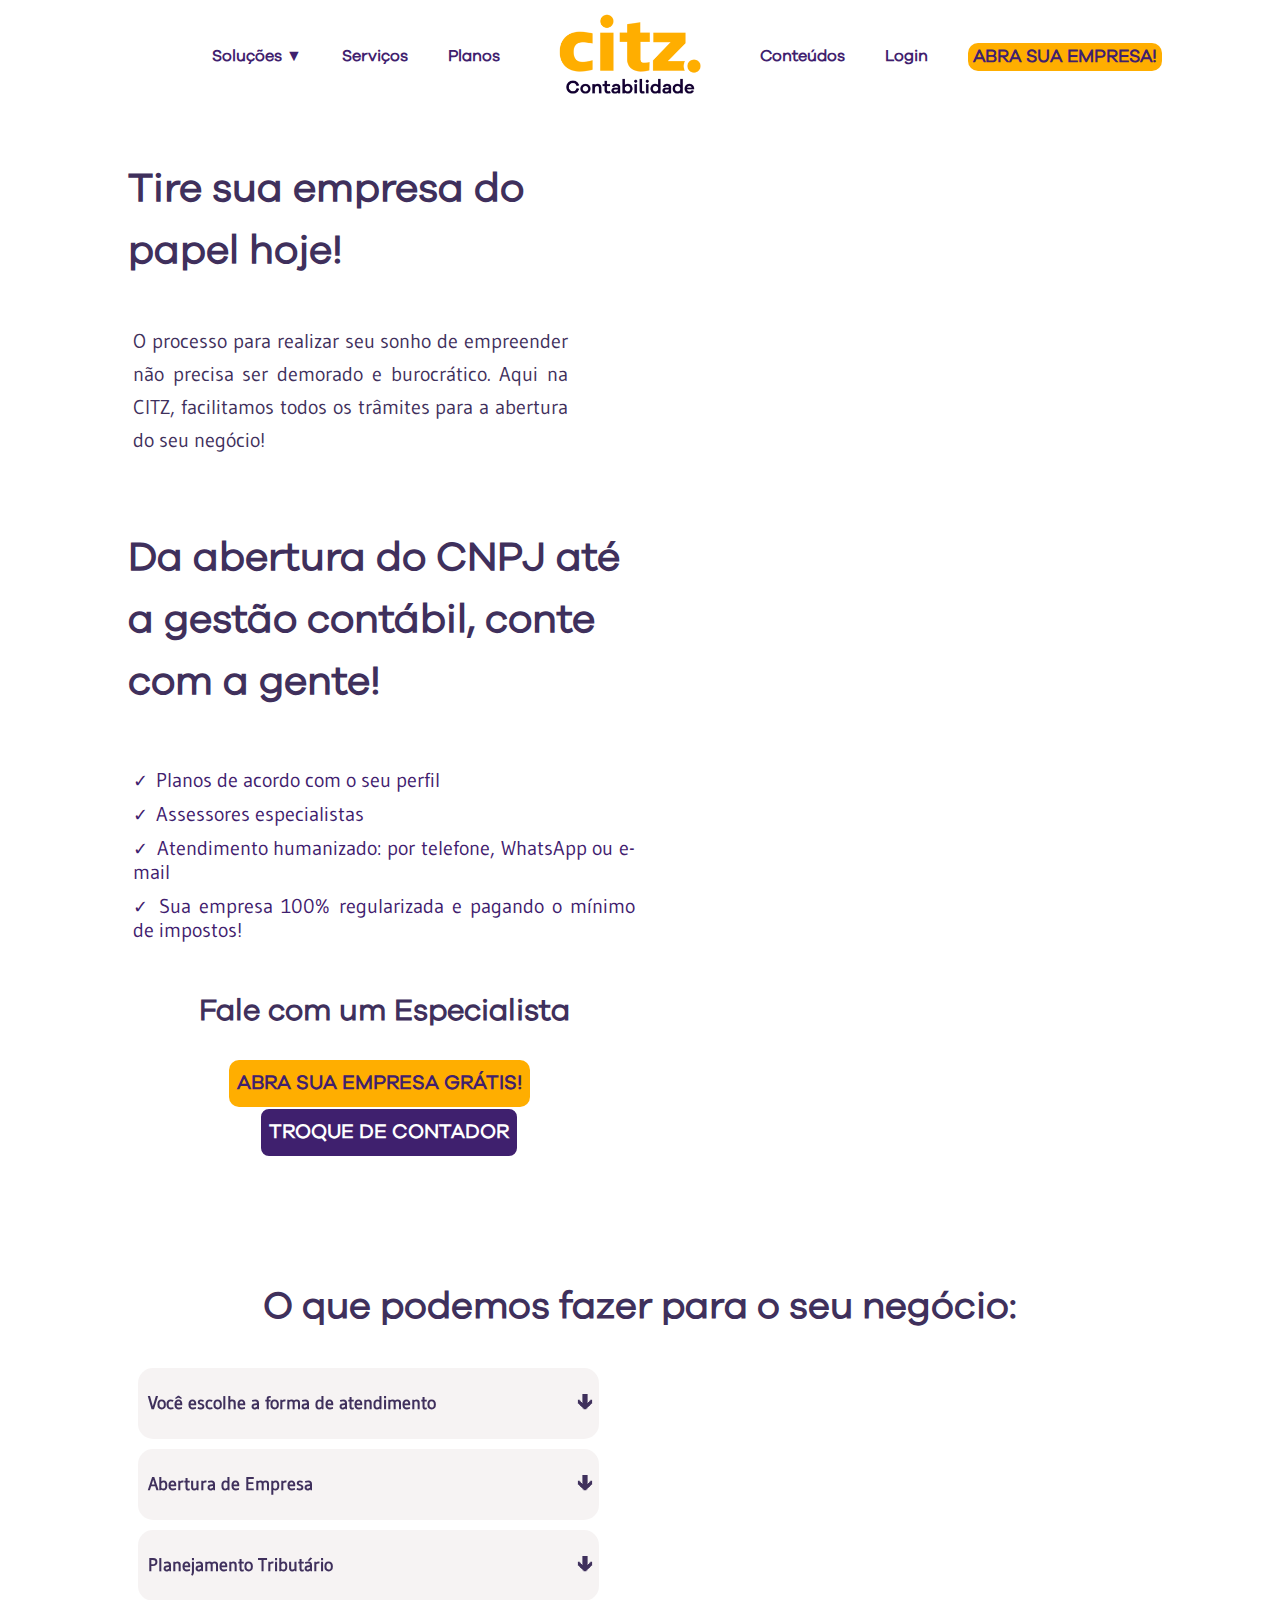
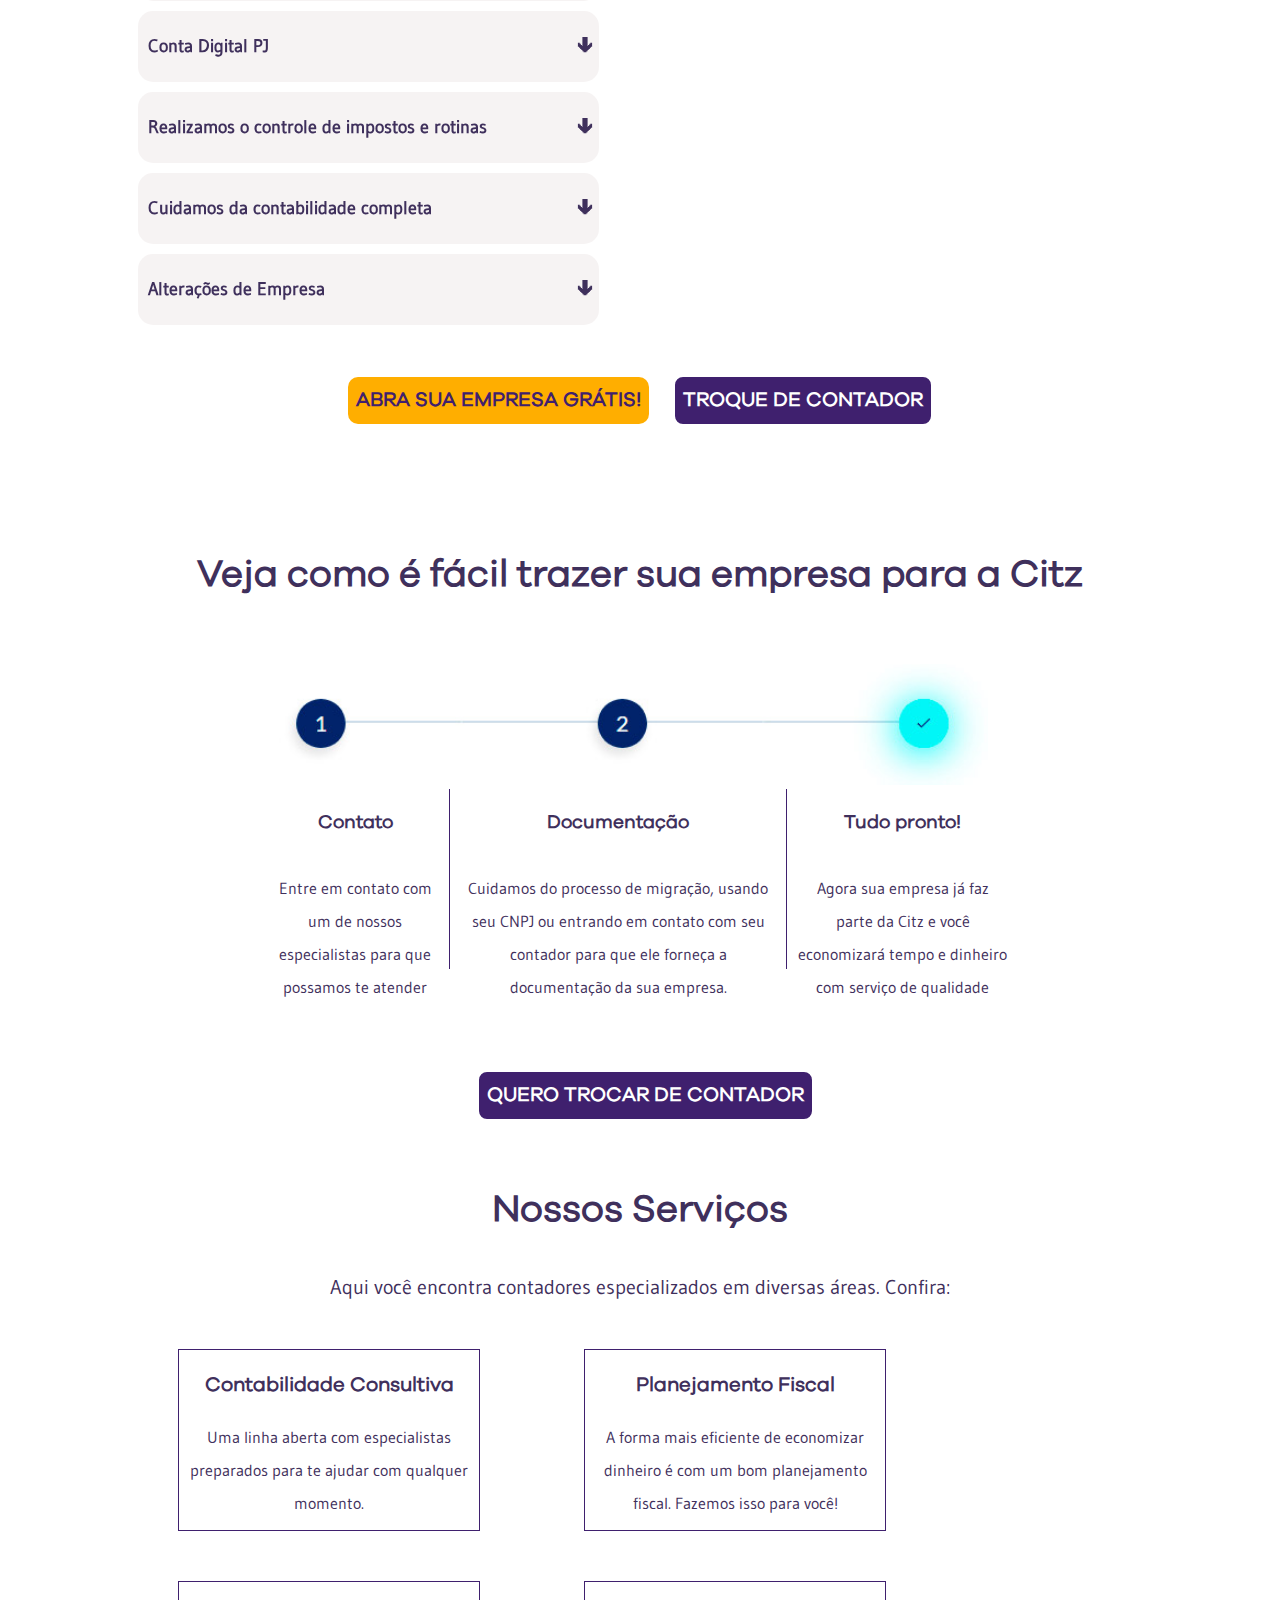
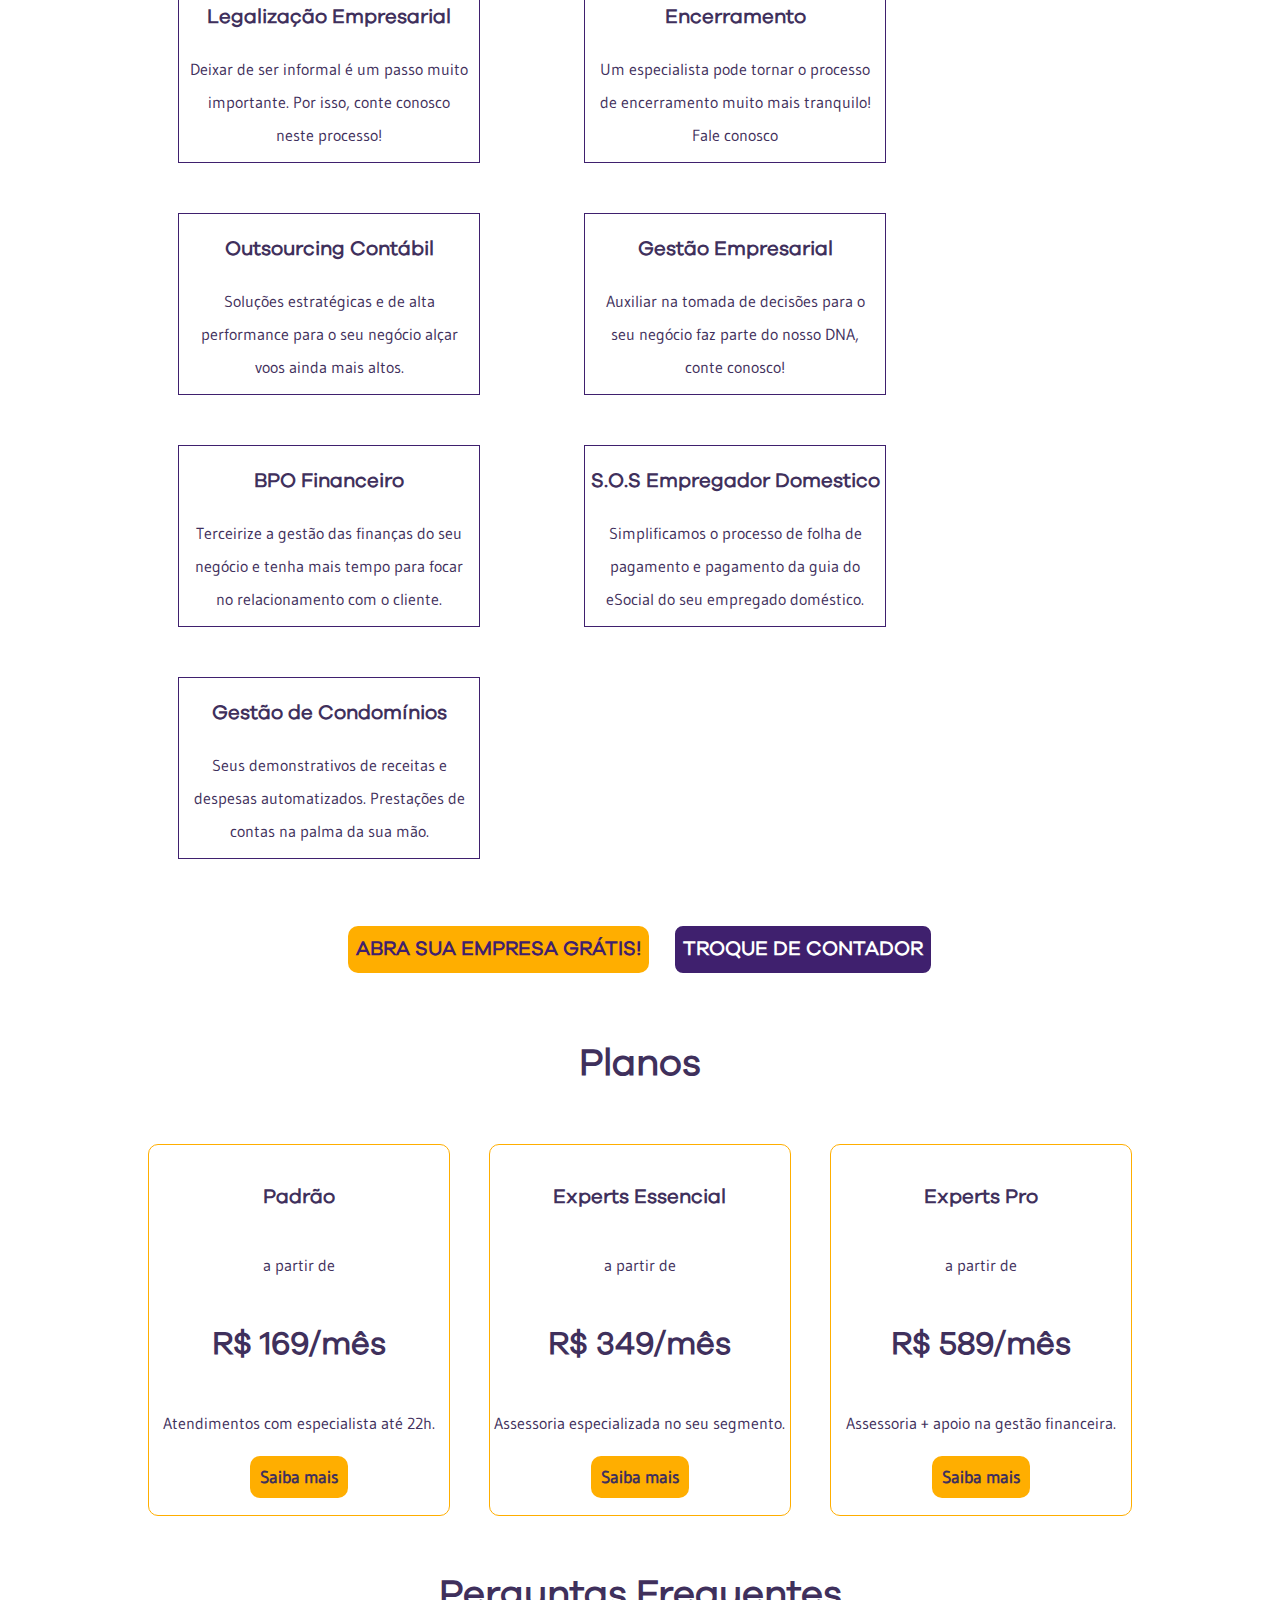
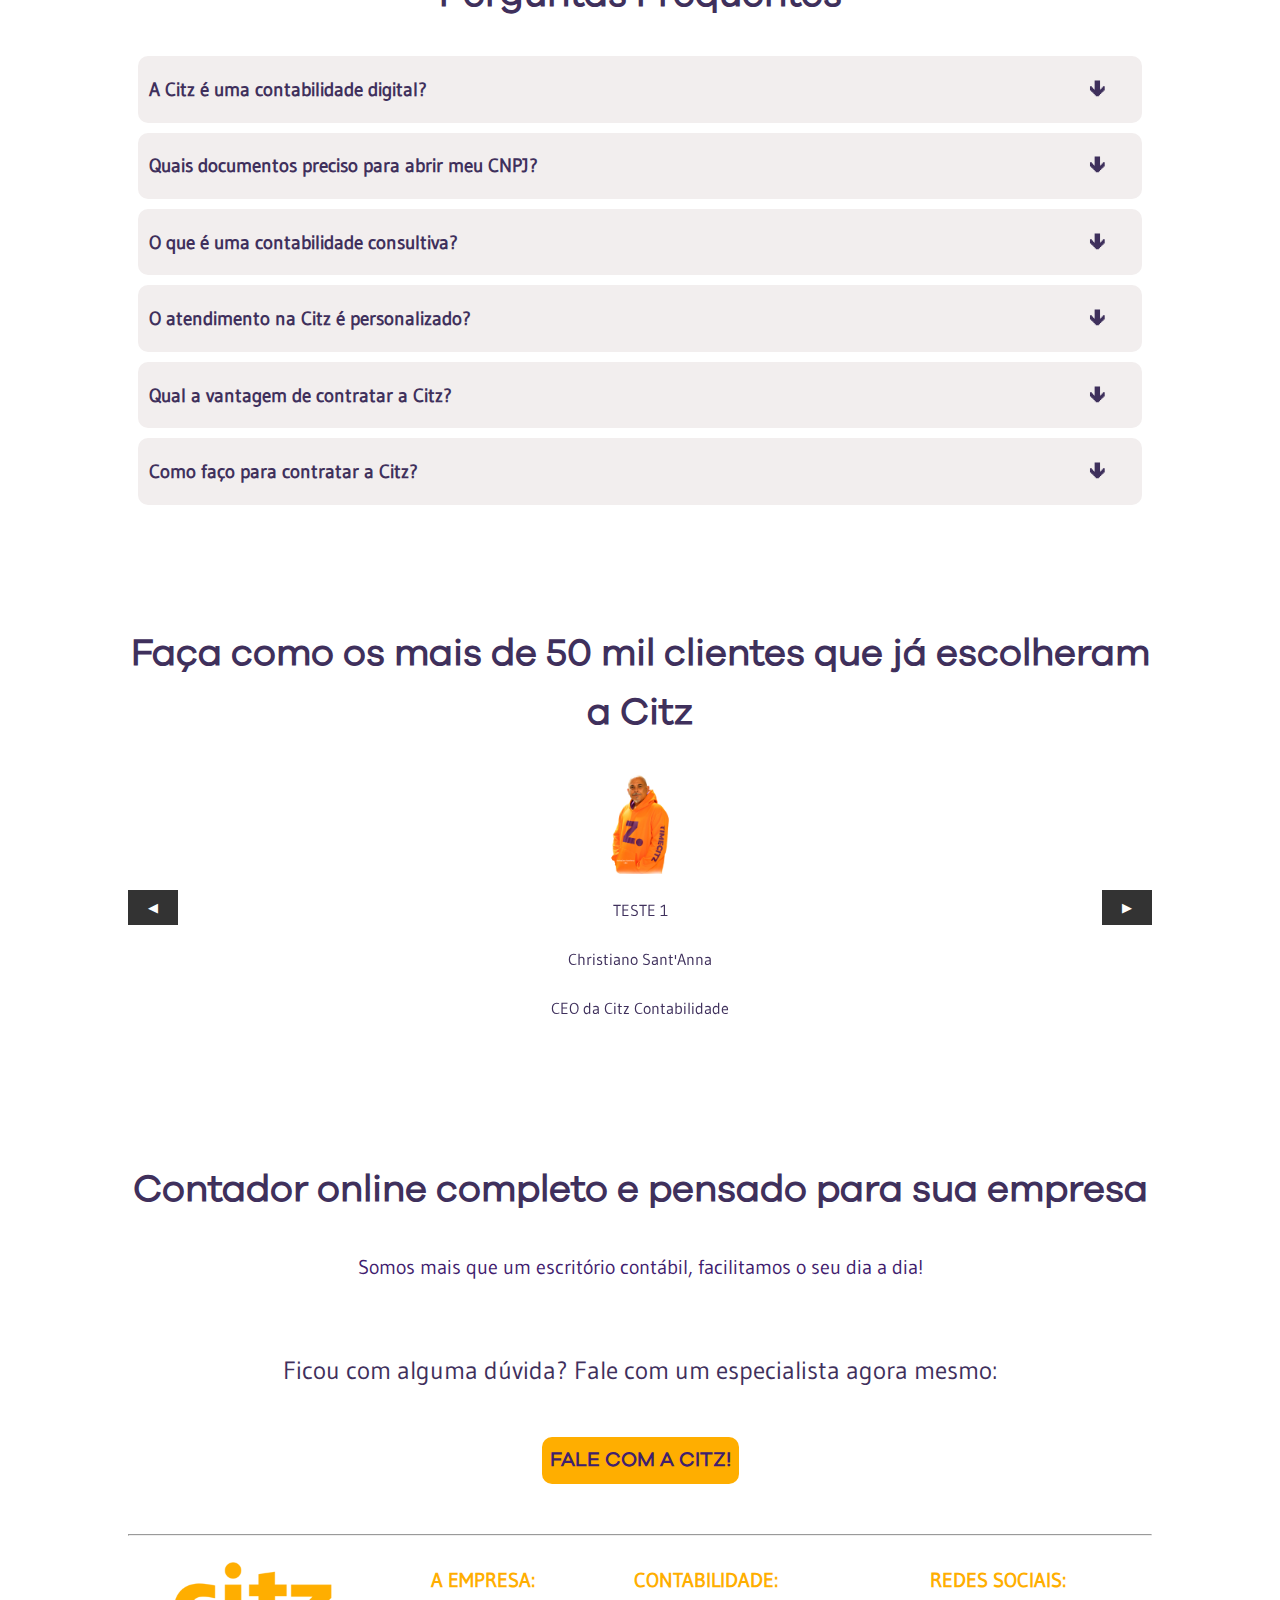
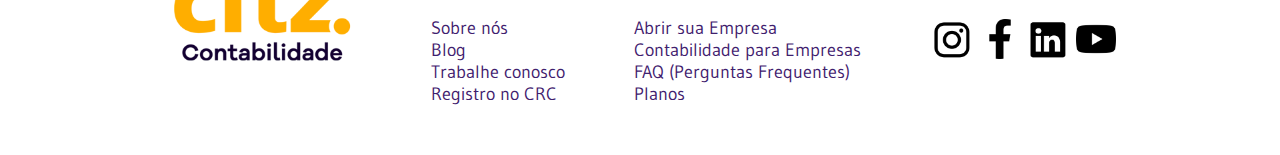
<file: index.html>
<!DOCTYPE html>
<html lang="pt-br">
<head>
  <meta charset="UTF-8">
  <meta http-equiv="X-UA-Compatible" content="IE=edge">
  <meta name="viewport" content="width=device-width, initial-scale=1.0">
  <title>Citz Contabilidade</title>
  <link rel="stylesheet" href="style.css">
  <script src="script.js"></script>
</head>

<body>
  <header class="header">   
    <nav class="links">
      <ul>
        <li class="dropdown"><a href="#solucoes">Soluções &#x25BC;</a>
        <ul class="dropdown-menu">
            <li><a href="#">Abrir a sua empresa grátis</a></li>
            <li><a href="#">Trocar de contador</a></li>
        </ul>
      </li>

        <li><a href="#servicos">Serviços</a></li>
        <li><a href="#planos">Planos</a></li>
        <div class="logo"> 
          <img src="Imagens\logo-citz.png" alt="logo-citz_main" id="logo">
        </div>
        <li><a href="#conteudos">Conteúdos</a></li>
        <li><a href="#login">Login</a></li>
        <li><a href="https://wa.me/+556185121763/?text=Olá! Vim pelo site da Citz e tenho interesse em abrir uma empresa!" target="_blank" class="chamada-topo">ABRA SUA EMPRESA!</a></li>
      </ul>
    </nav>
  </div>
  </header>

  <!--INICIO DA PRIMEIRA CHAMADA-->
<div class="primeira-chamada">

<h1 class="tire-sua-empresa-titulo">Tire sua empresa do papel hoje!</h1>
<br>
<p>O processo para realizar seu sonho de empreender não precisa ser demorado e burocrático. Aqui na CITZ, facilitamos todos os trâmites para a abertura do seu negócio!</p>
<br>
<h1 class="titulo-abertura">Da abertura do CNPJ até a gestão contábil, conte com a gente!</h1>
<ul class="lista-servicos">
  <li>Planos de acordo com o seu perfil</li>
  <li>Assessores especialistas</li>
  <li>Atendimento humanizado: por telefone, WhatsApp ou e-mail</li>
  <li>Sua empresa 100% regularizada e pagando o mínimo de impostos!</li>
</ul>

</div>

<div class="fale-especialista">
  <h2 class="destaque-especialista">Fale com um Especialista</h2>

  <div class="botao1">
  <a href="https://wa.me/+556185121763/?text=Olá! Vim pelo site da Citz e tenho interesse em abrir uma empresa!" target="_blank" class="botao-abrir-empresa">ABRA SUA EMPRESA GRÁTIS!</a>
  <a href="https://wa.me/+556185121763/?text=Olá! Vim pelo site da Citz e tenho interesse em trocar de contador!" target="_blank" class="botao-trocar-contador">TROQUE DE CONTADOR</a>
</div>

</div>
<!--FIM DA PRIMEIRA CHAMADA-->

<!--INICIO DAS SOLUÇÕES-->
<div id="solucoes">

<div class="titulo">
  <h2>O que podemos fazer para o seu negócio:</h2>
</div>  

  <div class="conteudoOculto">
  <p id="clickMostrar" onclick="escondido()">Você escolhe a forma de atendimento</p>
  <p id="escondido">Na Citz seu atendimento é humanizado feito por um especialista no segmento escolhido, você tem a opção de escolher sua forma de atendimento preferida: WhatsApp, telefone, e-mail ou aplicativo e tenha as informações do seu negócio na palma de sua mão.</p>
  </div>

  <div class="conteudoOculto">
  <p id="clickMostrar" onclick="escondido2()">Abertura de Empresa</p>
  <p id="escondido2">Simplificamos o processo de abertura de Empresa para que você não tenha nenhuma dor de cabeça.</p>
  </div>

  <div class="conteudoOculto">
  <p id="clickMostrar" onclick="escondido3()">Planejamento Tributário</p>
  <p id="escondido3">Encontramos o melhor regime tributário para você economizar desde a abertura de sua empresa.</p>
  </div>

  <div class="conteudoOculto">
  <p id="clickMostrar" onclick="escondido4()">Conta Digital PJ</p>
  <p id="escondido4">Abra seu CNPJ com a gente e ganhe uma conta PJ digital totalmente integrada entre sua empresa e contabilidade. Para você emitir suas notas fiscais e receber pelas suas vendas ou serviços diretamente na sua conta!</p>
  </div>

  <div class="conteudoOculto">
  <p id="clickMostrar" onclick="escondido5()">Realizamos o controle de impostos e rotinas</p>
  <p id="escondido5">Seus impostos, rotinas e obrigações contábeis organizadas</p>
  </div> 
  
  <div class="conteudoOculto">
  <p id="clickMostrar" onclick="escondido6()">Cuidamos da contabilidade completa</p>
  <p id="escondido6">Garanta a segurança contábil do seu negócio e economize tempo e dinheiro: nós da Citz calculamos as guias de impostos, folha de pagamento e pró-labore, mantemos sua empresa em dia com todas as obrigações do governo, fazemos e assinamos seus relatórios contábeis e muito mais.</p>
  </div>

  <div class="conteudoOculto">
  <p id="clickMostrar" onclick="escondido7()">Alterações de Empresa</p>
  <p id="escondido7">Sua empresa cresceu? Te ajudamos a se enquadrar em um novo regime e economizar dinheiro</p>
  </div>

  <div class="botoes2">
    <a href="https://wa.me/+556185121763/?text=Olá! Vim pelo site da Citz e tenho interesse em abrir uma empresa!" target="_blank" class="botao-abrir-empresa">ABRA SUA EMPRESA GRÁTIS!</a>
    <a href="https://wa.me/+556185121763/?text=Olá! Vim pelo site da Citz e tenho interesse em trocar de contador!" class="botao-trocar-contador">TROQUE DE CONTADOR</a> 
  </div>

</div>

<!--FIM DAS SOLUÇÕES-->

<!--INICIO TROCA DE CONTADOR-->
<div class="troca-de-contador">
  <h2>Veja como é fácil trazer sua empresa para a Citz</h2>
  <br>
</div>

  <div>
  <img src="Imagens/fluxo_troca_de_contador.jpg" alt="fluxo-troca" class="fluxo-troca">
  </div>

  <div class="passos-troca-contador">

  <div class="etapas-troca-1">
  <h3>Contato</h3>
  <p>Entre em contato com um de nossos especialistas para que possamos te atender</p>
</div>

<div class="linha-vertical"></div>

<div class="etapas-troca-2">
  <h3>Documentação</h3>
  <p>Cuidamos do processo de migração, usando seu CNPJ ou entrando em contato com seu contador para que ele forneça a documentação da sua empresa.</p>
</div>

<div class="linha-vertical"></div>

<div class="etapas-troca-3">
  <h3>Tudo pronto!</h3>
  <p>Agora sua empresa já faz parte da Citz e você economizará tempo e dinheiro com serviço de qualidade</p>
</div> 

</div>

  <div class="botao3">
  <a href="https://wa.me/+556185121763/?text=Olá! Vim pelo site da Citz e tenho interesse em trocar de contador!" class="botao-trocar-contador" target="_blank">QUERO TROCAR DE CONTADOR</a>
</div>
<!--FIM TROCA DE CONTADOR-->

<!--INICIO SERVIÇOS-->
<div id="servicos">

  <div class="titulo">
  <h2>Nossos Serviços</h2>
  </div>

  <p class="subtitulo-nossos-servicos">Aqui você encontra contadores especializados em diversas áreas. Confira:</p>

  <div class="servico">
    <div class="nome-servico"><h3>Contabilidade Consultiva</h3></div>
    <div class="servico-efeito"><p>Uma linha aberta com especialistas preparados para te ajudar com qualquer momento.</p></div>
  </div>

  <div class="servico">
  <h3>Planejamento Fiscal</h3>
  <p class="servico-efeito" id="info1">A forma mais eficiente de economizar dinheiro é com um bom planejamento fiscal. Fazemos isso para você!</p>
  </div>

  <div class="servico">
  <h3>Legalização Empresarial</h3>
  <p class="servico-efeito" id="info2">Deixar de ser informal é um passo muito importante. Por isso, conte conosco neste processo!</p>
  </div>

  <div class="servico">
  <h3>Encerramento</h3>
  <p class="servico-efeito" id="info3">Um especialista pode tornar o processo de encerramento muito mais tranquilo! Fale conosco</p>
  </div>

  <div class="servico">
  <h3>Outsourcing Contábil</h3>
  <p class="servico-efeito" id="info4">Soluções estratégicas e de alta performance para o seu negócio alçar voos ainda mais altos.</p>
  </div>

  <div class="servico">
  <h3>Gestão Empresarial</h3>
  <p class="servico-efeito" id="info5">Auxiliar na tomada de decisões para o seu negócio faz parte do nosso DNA, conte conosco!</p>
  </div>

  <div class="servico">
  <h3>BPO Financeiro</h3>
  <p class="servico-efeito" id="info6">Terceirize a gestão das finanças do seu negócio e tenha mais tempo para focar no relacionamento com o cliente.</p>
  </div>

  <div class="servico">
  <h3>S.O.S Empregador Domestico</h3>
  <p class="servico-efeito" id="info7">Simplificamos o processo de folha de pagamento e pagamento da guia do eSocial do seu empregado doméstico.</p>
  </div>

  <div class="servico">
  <h3>Gestão de Condomínios</h3>
  <p class="servico-efeito" id="info8">Seus demonstrativos de receitas e despesas automatizados. Prestações de contas na palma da sua mão.</p>
  </div>

  <div class="botoes4">
    <a href="https://wa.me/+556185121763/?text=Olá! Vim pelo site da Citz e tenho interesse em abrir uma empresa!" target="_blank" class="botao-abrir-empresa">ABRA SUA EMPRESA GRÁTIS!</a>
    <a href="https://wa.me/+556185121763/?text=Olá! Vim pelo site da Citz e tenho interesse em trocar de contador!" class="botao-trocar-contador" target="_blank">TROQUE DE CONTADOR</a>
    </div>

  </div>


<!--FIM SERVIÇOS-->

<!--INICIO PLANOS-->
<div class="titulo">
  <h2>Planos</h2>  
</div>

<div class="planos">

  <div id="plano1">
  <h3>Padrão</h3>
  <p>a partir de</p>
  <h1>R$ 169/mês</h1>
  <p>Atendimentos com especialista até 22h.</p>
  <a href="https://wa.me/+556185121763/?text=Olá! Vim pelo site da Citz e tenho interesse em saber mais sobre os planos!" target="_blank" class="saiba-mais">Saiba mais</a>
  </div>

  <div id="plano2">
  <h3>Experts Essencial</h3>
  <p>a partir de</p>
  <h1>R$ 349/mês</h1>
  <p>Assessoria especializada no seu segmento.</p>
  <a href="https://wa.me/+556185121763/?text=Olá! Vim pelo site da Citz e tenho interesse em saber mais sobre os planos!" target="_blank" class="saiba-mais">Saiba mais</a>
  </div>
  
  <div id="plano3">
  <h3>Experts Pro</h3>
  <p>a partir de</p>
  <h1>R$ 589/mês</h1>
  <p>Assessoria + apoio na gestão financeira.</p>
  <a href="https://wa.me/+556185121763/?text=Olá! Vim pelo site da Citz e tenho interesse saber mais sobre os planos!" target="_blank" class="saiba-mais">Saiba mais</a>
  </div>

</div>
<!--FIM PLANOS-->

<!--INICIO FAQ-->
<div id="faq">

<div class="titulo">
  <h2>Perguntas Frequentes</h2>
</div>

<div class="divFAQ">
  <h3 id="mostrarResposta" onclick="escondidoFAQ1()">A Citz é uma contabilidade digital?</h3>
  <p id="escondidoFAQ1">Também. Citz é uma contabilidade completa que lhe oferece soluções estratégicas eficientes em cada passo da sua empresa: desde a abertura, até no planejamento fiscal, gestão empresarial e, até mesmo, no processo de encerramento.

    A Citz tem como objetivo simplificar a vida do empreendedor e, para tornar isso uma realidade, conta com especialistas preparados que lhe ajudarão em qualquer momento.</p>
  </div>

  <div class="divFAQ">
  <h3 id="mostrarResposta" onclick="escondidoFAQ2()">Quais documentos preciso para abrir meu CNPJ?</h3>
  <p id="escondidoFAQ2">O processo de abertura de CNPJ é muito simples e rápido. Para isso, são necessários dois tipos de documentações: os pessoais de cada um dos sócios e os da sua futura empresa.
    <br>
      <strong>Documentos pessoais para abertura do CNPJ:</strong>
      <br>
      · Cópia autenticada do RG;
      <br>
      · Cópia simples do CPF;
      <br>
      · Certidão de casamento (caso seja casado);
      <br>
      · Cópia simples do comprovante de endereço residencial;
      <br>
      · Carteira do órgão regulamentador (como CREA, OAB, CORE, CRA, etc);
      <br>
      · Última declaração do IR (Imposto de Renda).
      <br>
      <strong>Documentos empresariais para abertura do CNPJ:</strong>
      <br>
      · Nome fantasia da empresa;
      <br>
      · Atividades da empresa;
      <br>
      · Cópia simples do comprovante de endereço comercial onde será a sede da sua empresa (caso o endereço seja diferente do residencial);
      <br>
      · Cópia do IPTU (Imposto Predial e Territorial Urbano) ou de qualquer outro documento que conste a Inscrição Imobiliária ou Indicação Fiscal do imóvel que abrigará sua empresa.</p>
    </div>  

    <div class="divFAQ">
  <h3 id="mostrarResposta" onclick="escondidoFAQ3()">O que é uma contabilidade consultiva?</h3>
  <p id="escondidoFAQ3">A contabilidade consultiva é um modelo de trabalho que ajuda o empreendedor na tomada de decisões estratégicas e assertivas. A modalidade é realizada por meio de orientações e avaliações estratégicas baseadas em uma análise de dados, de forma com que as decisões sejam tomadas de acordo com o perfil de cada empresa.
    
        A contabilidade consultiva possui foco no relacionamento com o cliente. Assim, a contabilidade consultiva aproxima o contador dos empresários, criando uma relação de confiança entre ambos.</p>

    </div>     

    <div class="divFAQ">
  <h3 id="mostrarResposta" onclick="escondidoFAQ4()">O atendimento na Citz é personalizado?</h3>
  <p id="escondidoFAQ4">Sim. Todos os nossos especialistas oferecem atendimento personalizado aos nossos clientes, de acordo com cada caso e com cada necessidade específica que os mesmos possam ter.
  
    Todas as estratégias adotadas são baseadas em uma análise de dados para que esse atendimento, bem como todas as decisões tomadas, sejam assertivos e tragam o resultado esperado para a sua empresa.</p>
  </div>

  <div class="divFAQ">
  <h3 id="mostrarResposta" onclick="escondidoFAQ5()">Qual a vantagem de contratar a Citz?</h3>
  <p id="escondidoFAQ5"><!--COLOCAR O TEXTO--></p>
</div>

<div class="divFAQ">
  <h3 id="mostrarResposta" onclick="escondidoFAQ6()">Como faço para contratar a Citz?</h3>
  <p id="escondidoFAQ6"><!--COLOCAR O TEXTO--></p>
</div>

</div>

<!--FIM FAQ-->

<!--INICIO DEPOIMENTOS-->
<div class="titulo">
<h2>Faça como os mais de 50 mil clientes que já escolheram a Citz</h2>
</div>

<div class="carousel">
  <button class="prev-button" onclick="moveSlide(-1)">&#9664;</button>

  <div class="carousel-container">
    <div class="carousel-slide active">
    <img src="Imagens/foto_christiano.png" alt="foto-christiano" class="foto-cliente">
    <p class="depoimento">TESTE 1</p>
    <p class="nome-cliente">Christiano Sant'Anna</p>
    <p class="nome-empresa-do-cliente">CEO da Citz Contabilidade</p>
    </div>

    <div class="carousel-slide">
    <img src="Imagens/foto_christiano.png" alt="foto-christiano" class="foto-cliente">
    <p class="depoimento">TESTE 2</p>
    <p class="nome-cliente">Christiano Sant'Anna</p>
    <p class="nome-empresa-do-cliente">CEO da Citz Contabilidade</p>
    </div>

    <div class="carousel-slide">
    <img src="Imagens/foto_christiano.png" alt="foto-christiano" class="foto-cliente">
    <p class="depoimento">TESTE 3</p>
    <p class="nome-cliente">Christiano Sant'Anna</p>
    <p class="nome-empresa-do-cliente">CEO da Citz Contabilidade</p>
    </div>

  </div>
  <button class="next-button" onclick="moveSlide(1)">&#9654;</button>
</div>
<!--FIM DEPOIMENTOS-->

<!--INICIO CONTADOR ONLINE-->
<div id="contador-online">

  <div class="titulo">
  <h2 class="titulo-contador">Contador online completo e pensado para sua empresa</h2>
  <p class="slogan">Somos mais que um escritório contábil, facilitamos o seu dia a dia!</p>
  </div>
  
  </div>
  <!--FIM CONTADOR ONLINE-->

<!--INICIO ULTIMA CHAMADA-->

<div class="titulo">
  <p>Ficou com alguma dúvida? Fale com um especialista <span class="negrito">agora mesmo</span>:</p>
  </div>
  
  <div class="botoes6">
    <a href="https://wa.me/+556185121763/?text=Olá! Vim pelo site da Citz! Gostaria de tirar uma dúvida." target="_blank" class="botao-fale-com-a-citz">FALE COM A CITZ!</a>
  </div>

<!--FIM ULTIMA CHAMADA-->

<hr>

<!--INICIO RODAPE-->
<footer>

  <div class="rodape">

  <img src="Imagens/logo-citz.png" alt="logo-citz" class="logo-rodape">
  
  <div class="rodape-empresa">
  <p id="titulo-rodape">A EMPRESA:</p>
<a href="COLOCAR LINK" id="links-rodape">Sobre nós</a>
<a href="COLOCAR LINK" id="links-rodape">Blog</a>
<a href="COLOCAR LINK" id="links-rodape">Trabalhe conosco</a>
<a href="COLOCAR LINK" id="links-rodape">Registro no CRC</a>
</div>

<div class="rodape-empresa">
  <p id="titulo-rodape">CONTABILIDADE:</p>
<a href="COLOCAR LINK" id="links-rodape">Abrir sua Empresa</a>
<a href="COLOCAR LINK" id="links-rodape">Contabilidade para Empresas</a>
<a href="#faq" id="links-rodape">FAQ (Perguntas Frequentes)</a>
<a href="#planos" id="links-rodape">Planos</a>
</div>

<div class="rodape-empresa">
  <p id="titulo-rodape">REDES SOCIAIS:</p>
  <a href="https://www.instagram.com/citzcontabilidade?utm_source=ig_web_button_share_sheet&igsh=ZDNlZDc0MzIxNw==" target="_blank">
  <img src="Imagens\Logo_insta.png" alt="Instagram" id="logos-redes"></a>  

  <a href="https://www.facebook.com/citzcontabilidade/" target="_blank">
    <img src="Imagens\facebook_logo.png" alt="Facebook" id="logos-redes"></a>  

  <a href="https://www.linkedin.com/company/citzcontabilidade/" target="_blank">
    <img src="Imagens\linkedin_logo.png" alt="LinkedIn" id="logos-redes"></a>

  <a href="https://www.youtube.com/@citzcontabilidade3310" target="_blank">
    <img src="Imagens\youtube_logo.png" alt="Youtube" id="logos-redes"></a>

</div>

</div>

</footer>

</body>
</html>
</file>
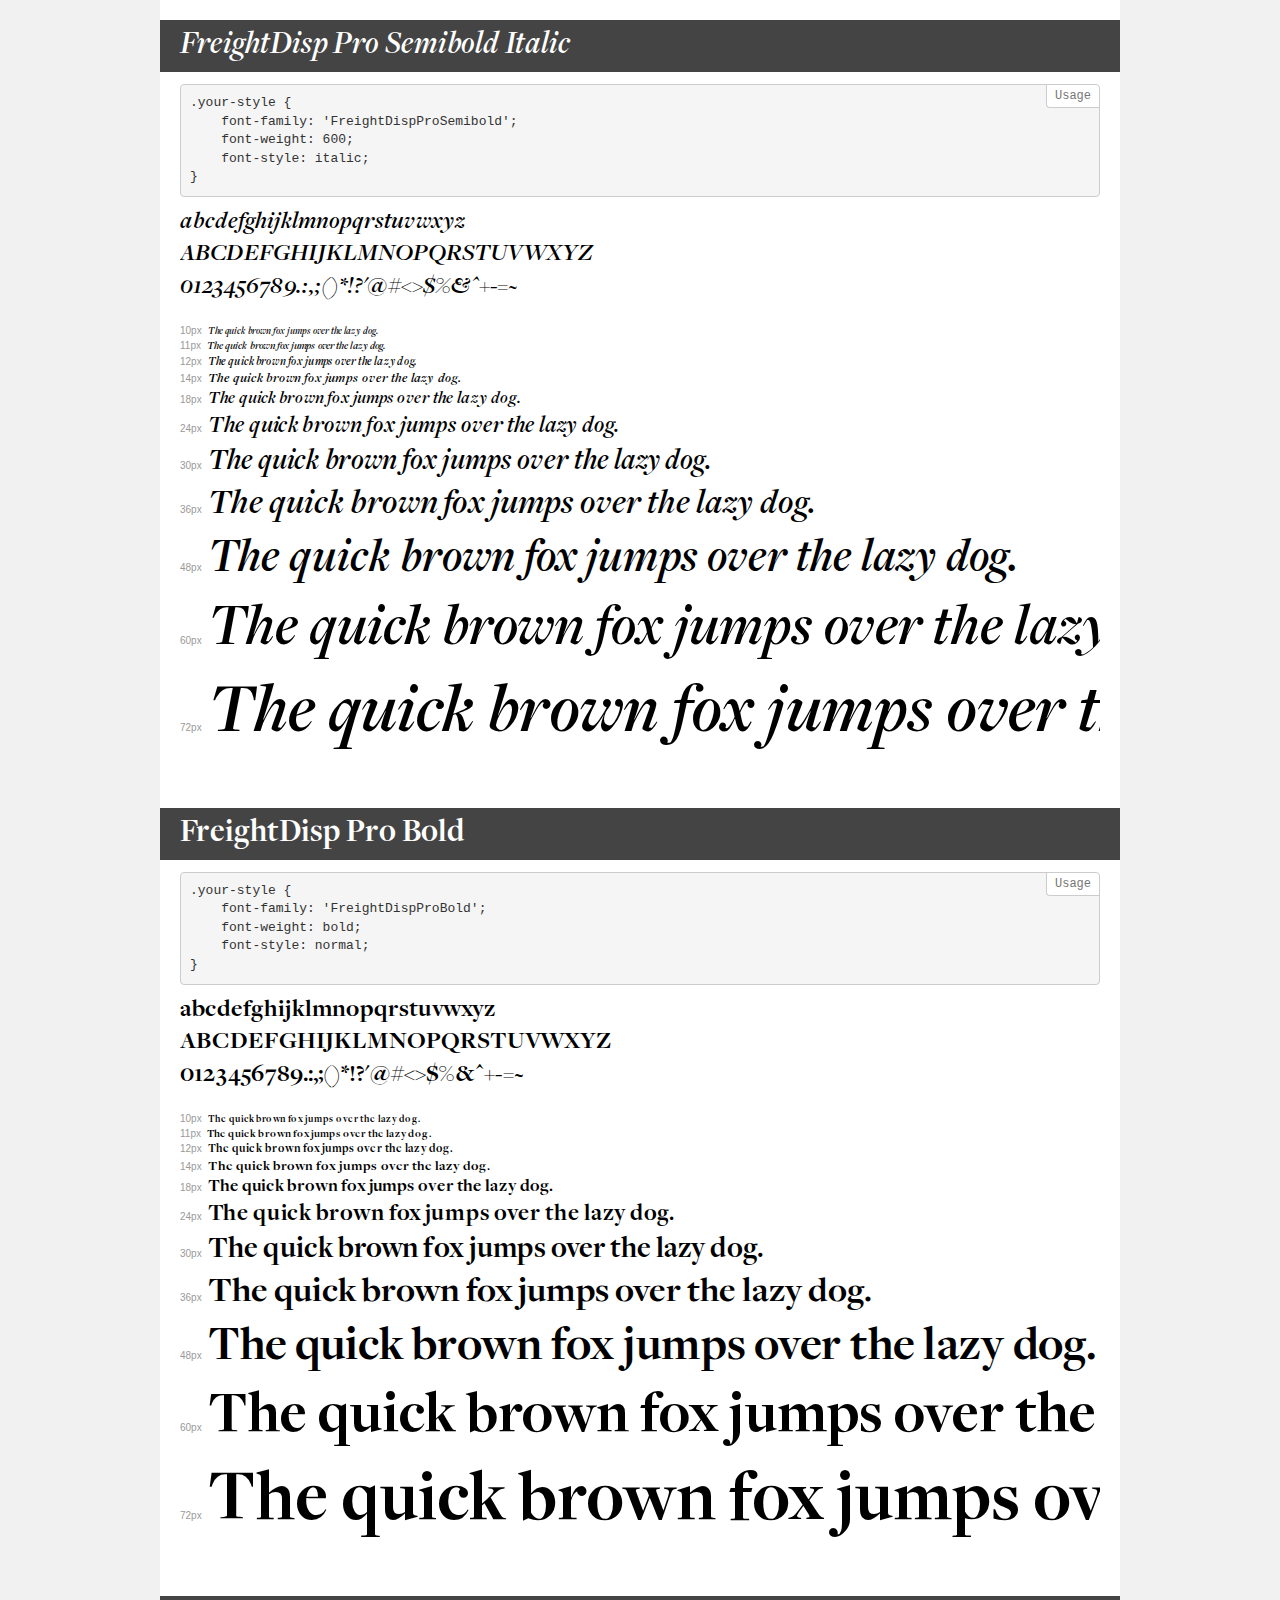
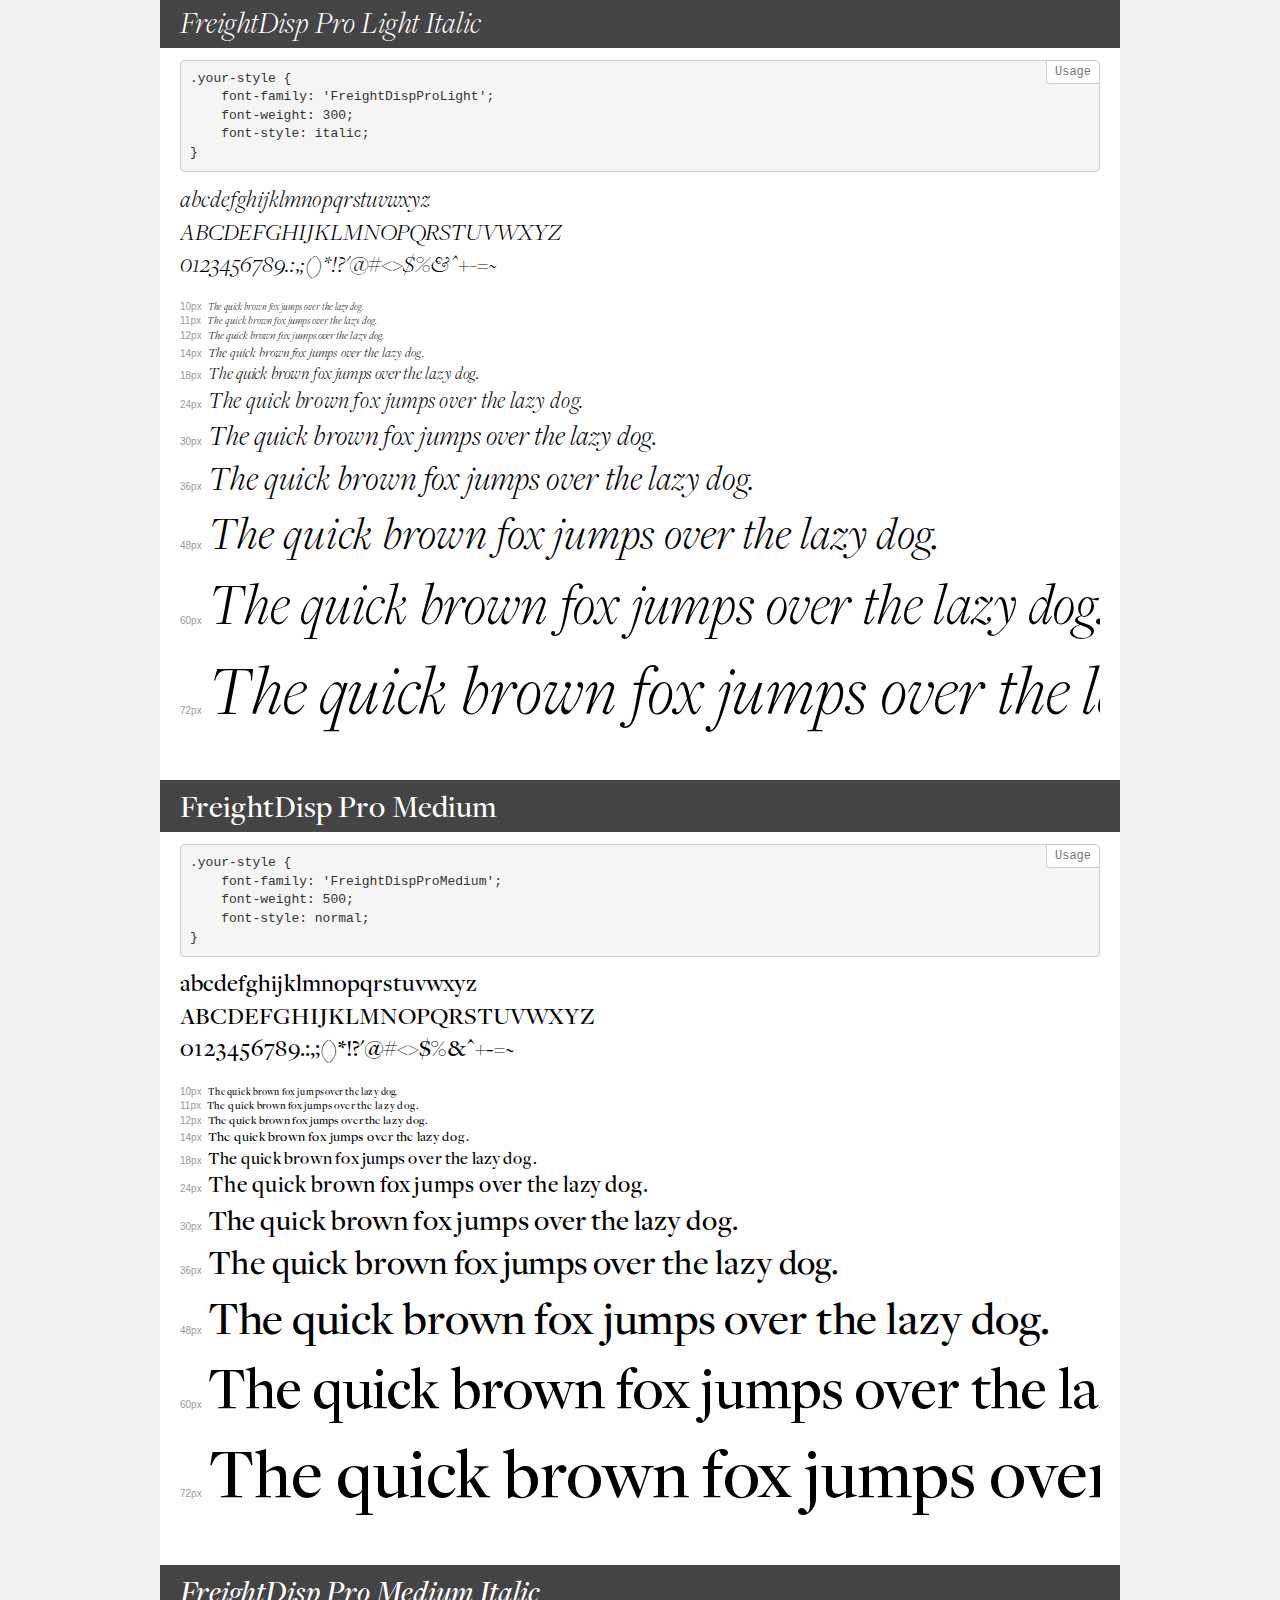
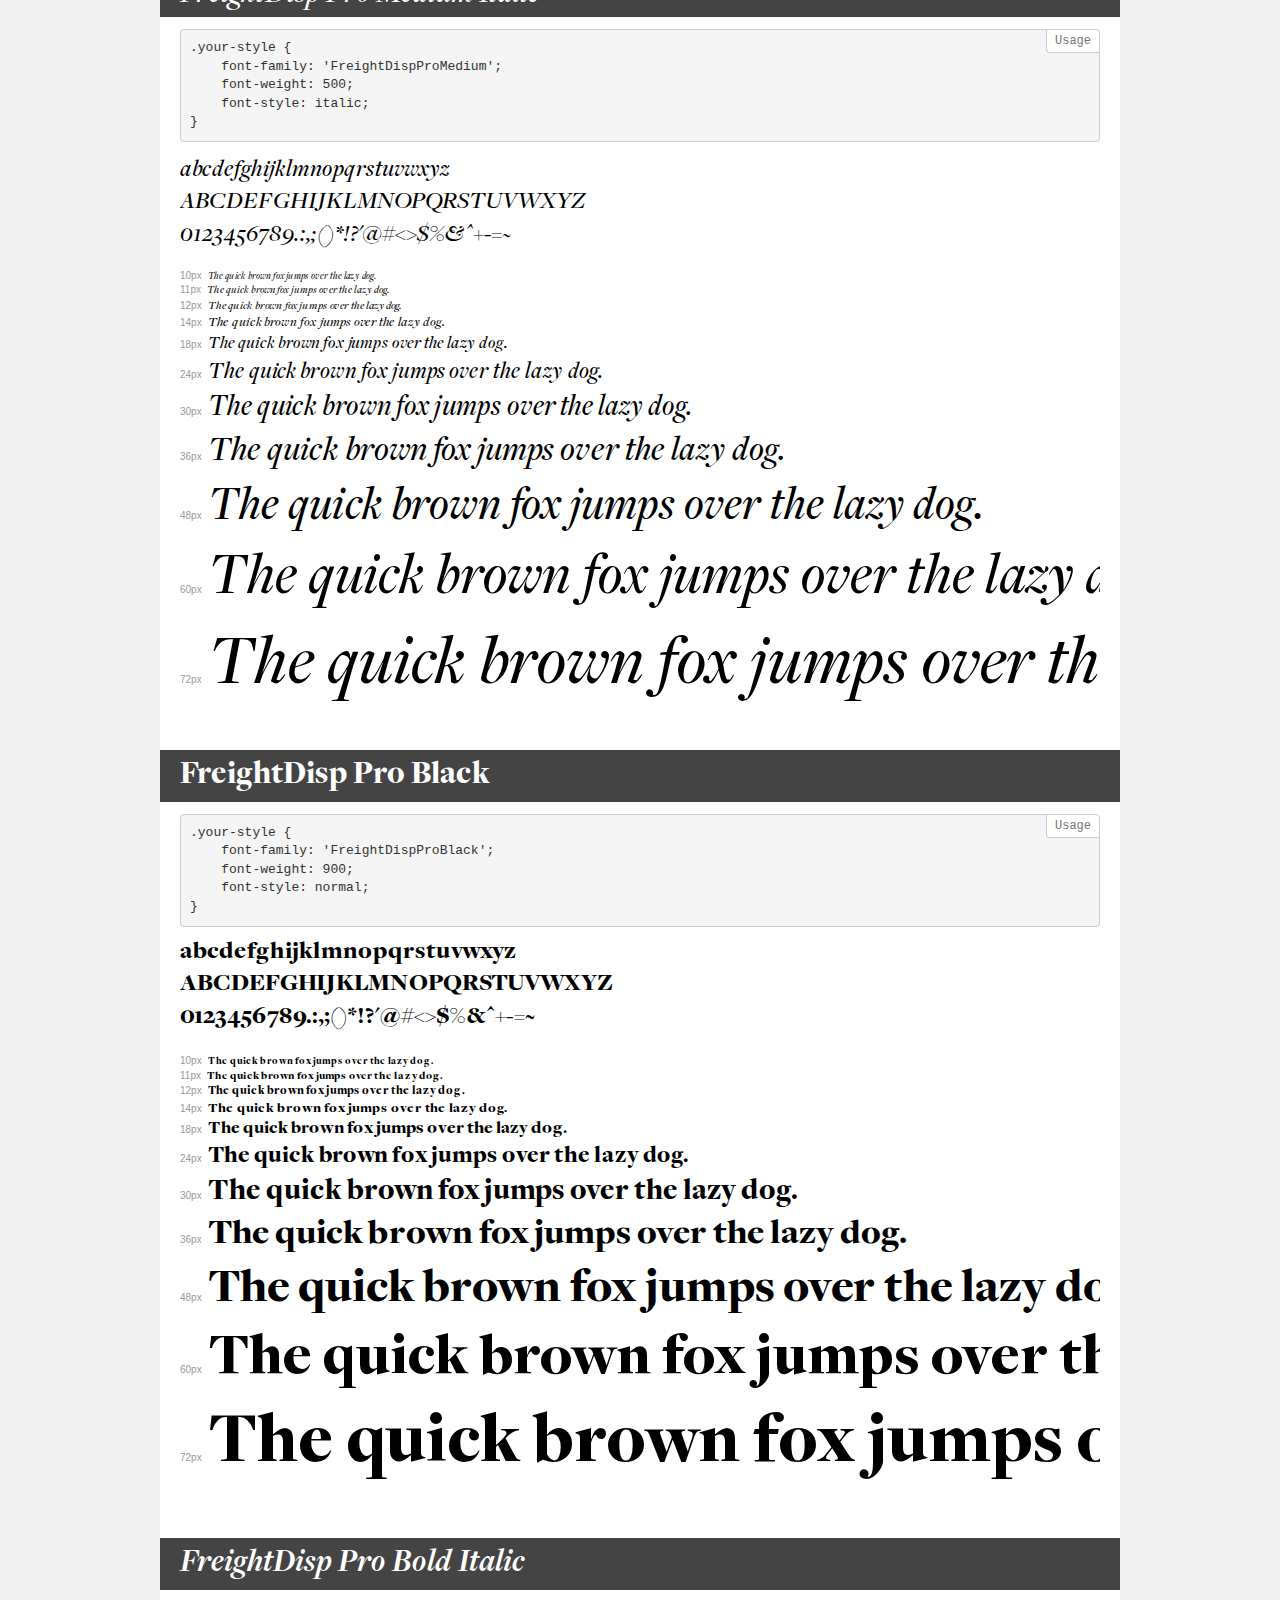
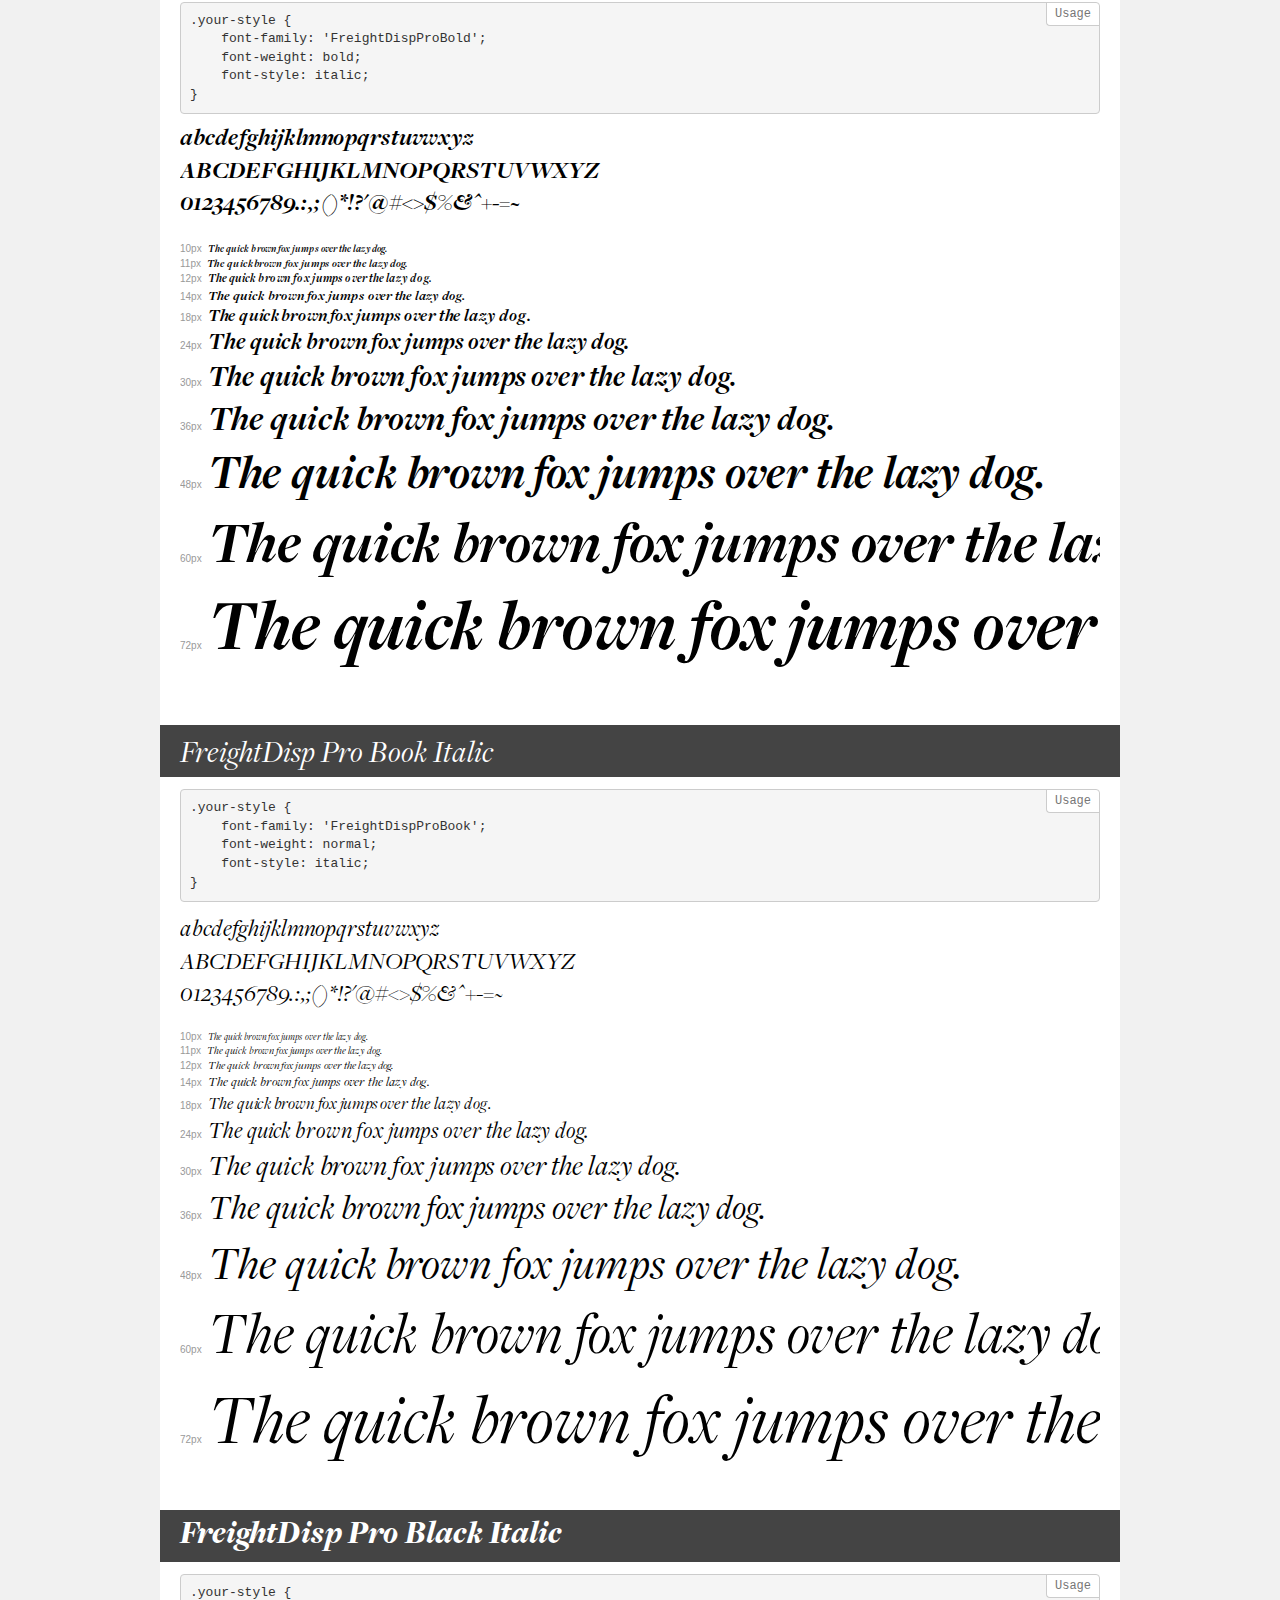
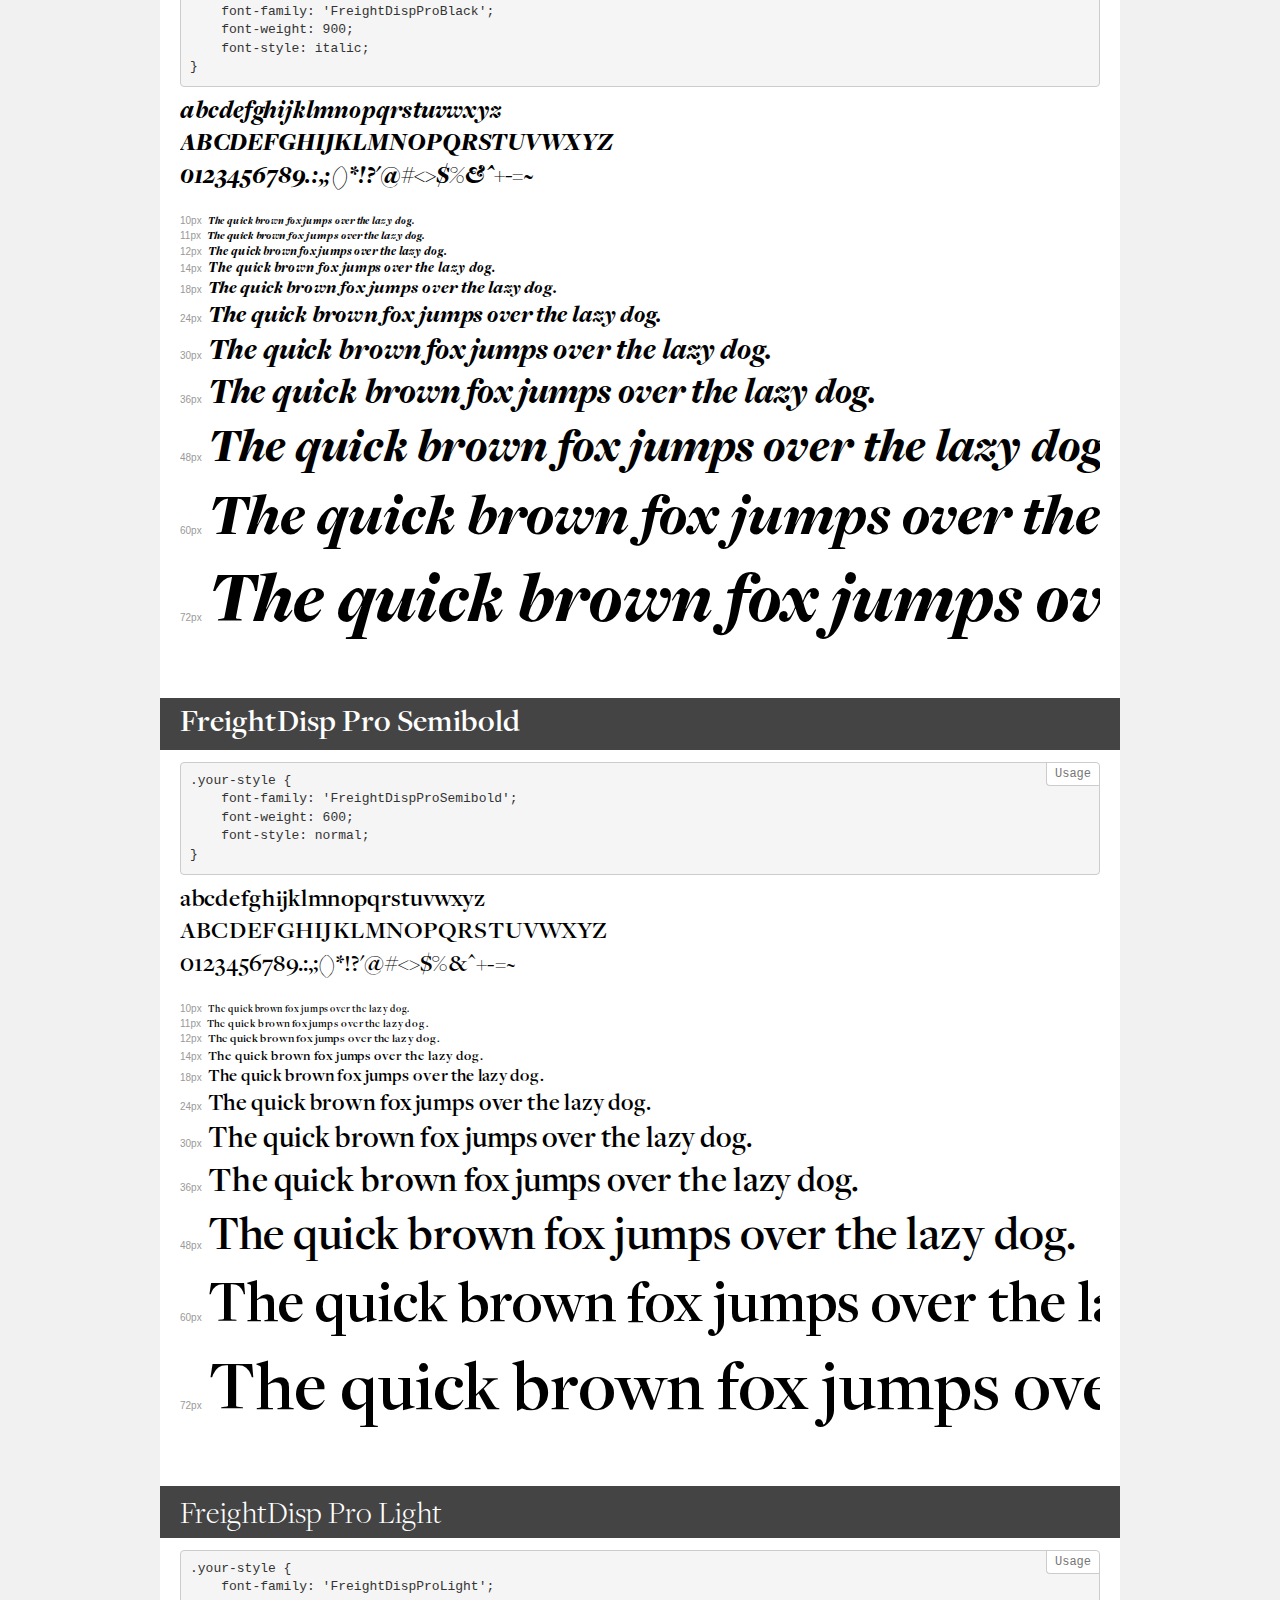
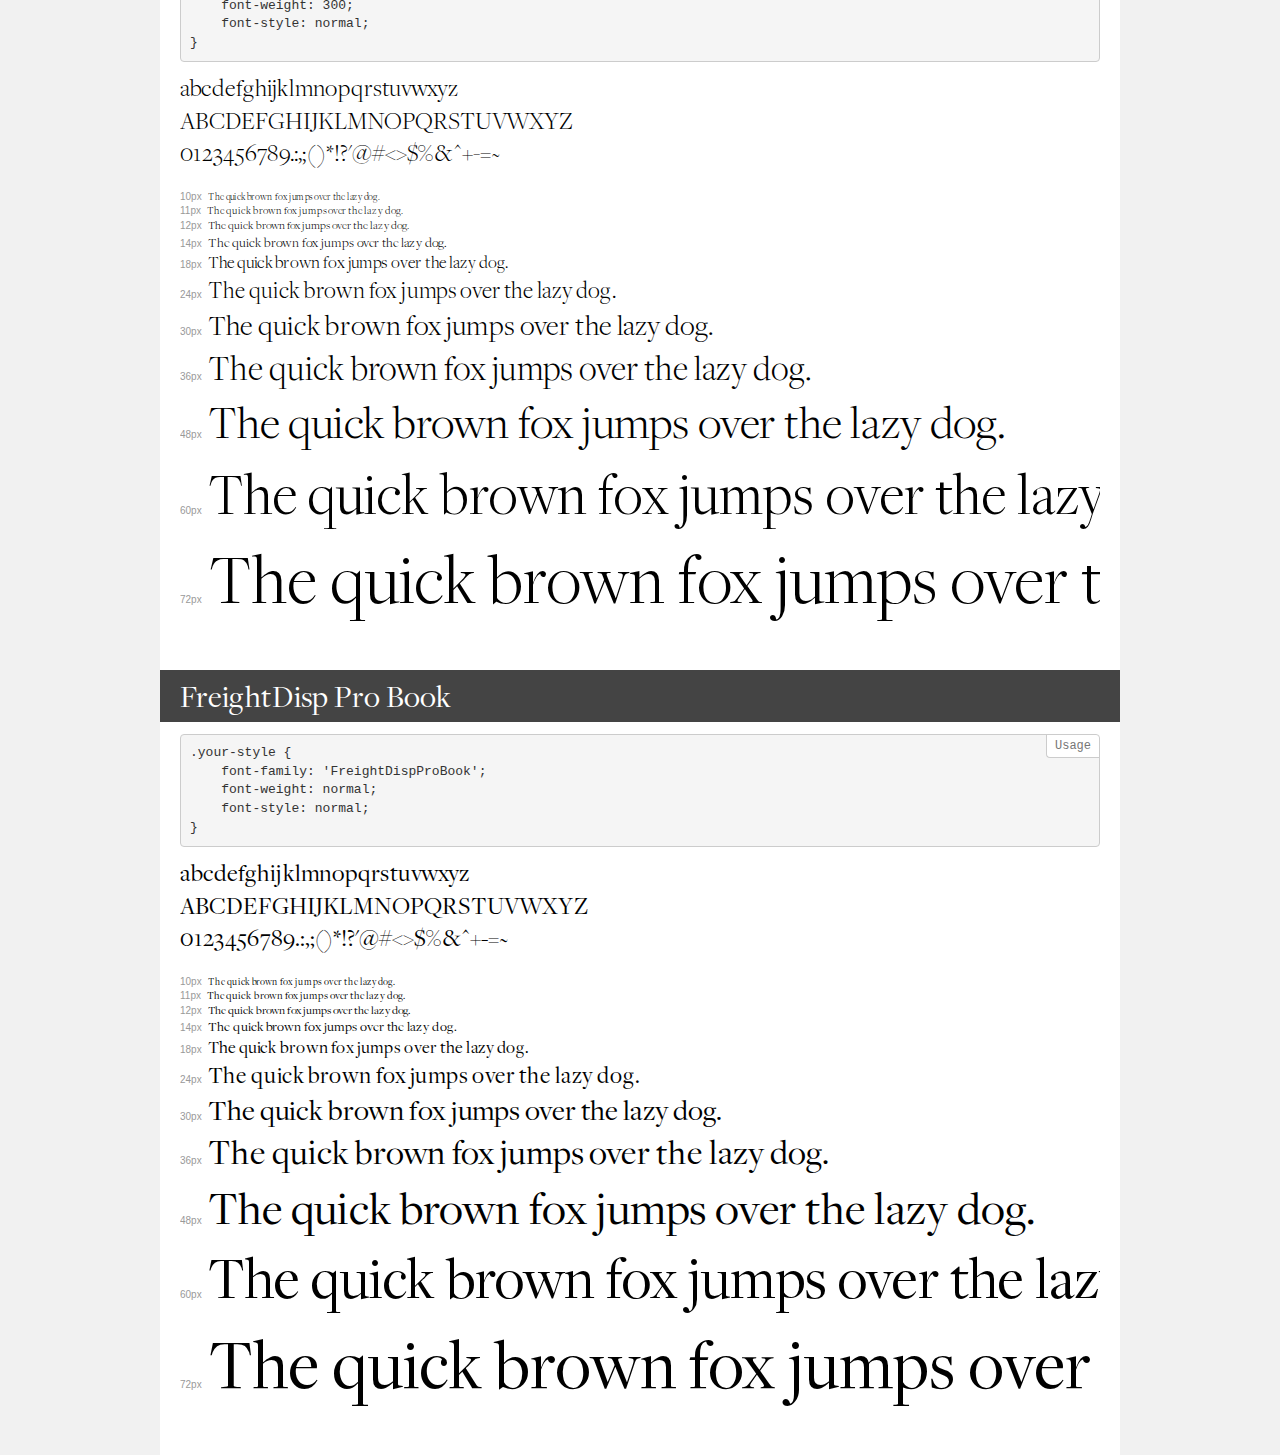
<file: Fonts/Font Freight/demo.html>
<!DOCTYPE html>
<html>
<head>
    <meta charset="utf-8">
    <meta http-equiv="X-UA-Compatible" content="IE=edge">
    <meta name="viewport" content="width=device-width, initial-scale=1">
    <meta name="robots" content="noindex, noarchive">
    <meta name="format-detection" content="telephone=no">
    <title>Transfonter demo</title>
    <link href="stylesheet.css" rel="stylesheet">
    <style>
        /*
        http://meyerweb.com/eric/tools/css/reset/
        v2.0 | 20110126
        License: none (public domain)
        */
        html, body, div, span, applet, object, iframe,
        h1, h2, h3, h4, h5, h6, p, blockquote, pre,
        a, abbr, acronym, address, big, cite, code,
        del, dfn, em, img, ins, kbd, q, s, samp,
        small, strike, strong, sub, sup, tt, var,
        b, u, i, center,
        dl, dt, dd, ol, ul, li,
        fieldset, form, label, legend,
        table, caption, tbody, tfoot, thead, tr, th, td,
        article, aside, canvas, details, embed,
        figure, figcaption, footer, header, hgroup,
        menu, nav, output, ruby, section, summary,
        time, mark, audio, video {
            margin: 0;
            padding: 0;
            border: 0;
            font-size: 100%;
            font: inherit;
            vertical-align: baseline;
        }
        /* HTML5 display-role reset for older browsers */
        article, aside, details, figcaption, figure,
        footer, header, hgroup, menu, nav, section {
            display: block;
        }
        body {
            line-height: 1;
        }
        ol, ul {
            list-style: none;
        }
        blockquote, q {
            quotes: none;
        }
        blockquote:before, blockquote:after,
        q:before, q:after {
            content: '';
            content: none;
        }
        table {
            border-collapse: collapse;
            border-spacing: 0;
        }
        /* common styles */
        body {
            background: #f1f1f1;
            color: #000;
        }
        .page {
            background: #fff;
            width: 920px;
            margin: 0 auto;
            padding: 20px 20px 0 20px;
            overflow: hidden;
        }
        .font-container {
            overflow-x: auto;
            overflow-y: hidden;
            margin-bottom: 40px;
            line-height: 1.3;
            white-space: nowrap;
            padding-bottom: 5px;
        }
        h1 {
            position: relative;
            background: #444;
            font-size: 32px;
            color: #fff;
            padding: 10px 20px;
            margin: 0 -20px 12px -20px;
        }
        .letters {
            font-size: 25px;
            margin-bottom: 20px;
        }
        .s10:before {
            content: '10px';
        }
        .s11:before {
            content: '11px';
        }
        .s12:before {
            content: '12px';
        }
        .s14:before {
            content: '14px';
        }
        .s18:before {
            content: '18px';
        }
        .s24:before {
            content: '24px';
        }
        .s30:before {
            content: '30px';
        }
        .s36:before {
            content: '36px';
        }
        .s48:before {
            content: '48px';
        }
        .s60:before {
            content: '60px';
        }
        .s72:before {
            content: '72px';
        }
        .s10:before, .s11:before, .s12:before, .s14:before,
        .s18:before, .s24:before, .s30:before, .s36:before,
        .s48:before, .s60:before, .s72:before {
            font-family: Arial, sans-serif;
            font-size: 10px;
            font-weight: normal;
            font-style: normal;
            color: #999;
            padding-right: 6px;
        }
        pre {
            display: block;
            position: relative;
            padding: 9px;
            margin: 0 0 10px;
            font-family: Monaco, Menlo, Consolas, "Courier New", monospace !important;
            font-size: 13px;
            line-height: 1.428571429;
            color: #333;
            font-weight: normal !important;
            font-style: normal !important;
            background-color: #f5f5f5;
            border: 1px solid #ccc;
            overflow-x: auto;
            border-radius: 4px;
        }
        pre:after {
            display: block;
            position: absolute;
            right: 0;
            top: 0;
            content: 'Usage';
            line-height: 1;
            padding: 5px 8px;
            font-size: 12px;
            color: #767676;
            background-color: #fff;
            border: 1px solid #ccc;
            border-right: none;
            border-top: none;
            border-radius: 0 4px 0 4px;
            z-index: 10;
        }
        /* responsive */
        @media (max-width: 959px) {
            .page {
                width: auto;
                margin: 0;
            }
        }
    </style>
</head>
<body>
<div class="page">
    <div class="demo" style="font-family: 'FreightDispProSemibold'; font-weight: 600; font-style: italic;">
        <h1>FreightDisp Pro Semibold Italic</h1>
        <pre>.your-style {
    font-family: 'FreightDispProSemibold';
    font-weight: 600;
    font-style: italic;
}</pre>
        <div class="font-container">
            <p class="letters">
                abcdefghijklmnopqrstuvwxyz<br>
ABCDEFGHIJKLMNOPQRSTUVWXYZ<br>
                0123456789.:,;()*!?'@#<>$%&^+-=~
            </p>
            <p class="s10" style="font-size: 10px;">The quick brown fox jumps over the lazy dog.</p>
            <p class="s11" style="font-size: 11px;">The quick brown fox jumps over the lazy dog.</p>
            <p class="s12" style="font-size: 12px;">The quick brown fox jumps over the lazy dog.</p>
            <p class="s14" style="font-size: 14px;">The quick brown fox jumps over the lazy dog.</p>
            <p class="s18" style="font-size: 18px;">The quick brown fox jumps over the lazy dog.</p>
            <p class="s24" style="font-size: 24px;">The quick brown fox jumps over the lazy dog.</p>
            <p class="s30" style="font-size: 30px;">The quick brown fox jumps over the lazy dog.</p>
            <p class="s36" style="font-size: 36px;">The quick brown fox jumps over the lazy dog.</p>
            <p class="s48" style="font-size: 48px;">The quick brown fox jumps over the lazy dog.</p>
            <p class="s60" style="font-size: 60px;">The quick brown fox jumps over the lazy dog.</p>
            <p class="s72" style="font-size: 72px;">The quick brown fox jumps over the lazy dog.</p>
        </div>
    </div>
    <div class="demo" style="font-family: 'FreightDispProBold'; font-weight: bold; font-style: normal;">
        <h1>FreightDisp Pro Bold</h1>
        <pre>.your-style {
    font-family: 'FreightDispProBold';
    font-weight: bold;
    font-style: normal;
}</pre>
        <div class="font-container">
            <p class="letters">
                abcdefghijklmnopqrstuvwxyz<br>
ABCDEFGHIJKLMNOPQRSTUVWXYZ<br>
                0123456789.:,;()*!?'@#<>$%&^+-=~
            </p>
            <p class="s10" style="font-size: 10px;">The quick brown fox jumps over the lazy dog.</p>
            <p class="s11" style="font-size: 11px;">The quick brown fox jumps over the lazy dog.</p>
            <p class="s12" style="font-size: 12px;">The quick brown fox jumps over the lazy dog.</p>
            <p class="s14" style="font-size: 14px;">The quick brown fox jumps over the lazy dog.</p>
            <p class="s18" style="font-size: 18px;">The quick brown fox jumps over the lazy dog.</p>
            <p class="s24" style="font-size: 24px;">The quick brown fox jumps over the lazy dog.</p>
            <p class="s30" style="font-size: 30px;">The quick brown fox jumps over the lazy dog.</p>
            <p class="s36" style="font-size: 36px;">The quick brown fox jumps over the lazy dog.</p>
            <p class="s48" style="font-size: 48px;">The quick brown fox jumps over the lazy dog.</p>
            <p class="s60" style="font-size: 60px;">The quick brown fox jumps over the lazy dog.</p>
            <p class="s72" style="font-size: 72px;">The quick brown fox jumps over the lazy dog.</p>
        </div>
    </div>
    <div class="demo" style="font-family: 'FreightDispProLight'; font-weight: 300; font-style: italic;">
        <h1>FreightDisp Pro Light Italic</h1>
        <pre>.your-style {
    font-family: 'FreightDispProLight';
    font-weight: 300;
    font-style: italic;
}</pre>
        <div class="font-container">
            <p class="letters">
                abcdefghijklmnopqrstuvwxyz<br>
ABCDEFGHIJKLMNOPQRSTUVWXYZ<br>
                0123456789.:,;()*!?'@#<>$%&^+-=~
            </p>
            <p class="s10" style="font-size: 10px;">The quick brown fox jumps over the lazy dog.</p>
            <p class="s11" style="font-size: 11px;">The quick brown fox jumps over the lazy dog.</p>
            <p class="s12" style="font-size: 12px;">The quick brown fox jumps over the lazy dog.</p>
            <p class="s14" style="font-size: 14px;">The quick brown fox jumps over the lazy dog.</p>
            <p class="s18" style="font-size: 18px;">The quick brown fox jumps over the lazy dog.</p>
            <p class="s24" style="font-size: 24px;">The quick brown fox jumps over the lazy dog.</p>
            <p class="s30" style="font-size: 30px;">The quick brown fox jumps over the lazy dog.</p>
            <p class="s36" style="font-size: 36px;">The quick brown fox jumps over the lazy dog.</p>
            <p class="s48" style="font-size: 48px;">The quick brown fox jumps over the lazy dog.</p>
            <p class="s60" style="font-size: 60px;">The quick brown fox jumps over the lazy dog.</p>
            <p class="s72" style="font-size: 72px;">The quick brown fox jumps over the lazy dog.</p>
        </div>
    </div>
    <div class="demo" style="font-family: 'FreightDispProMedium'; font-weight: 500; font-style: normal;">
        <h1>FreightDisp Pro Medium</h1>
        <pre>.your-style {
    font-family: 'FreightDispProMedium';
    font-weight: 500;
    font-style: normal;
}</pre>
        <div class="font-container">
            <p class="letters">
                abcdefghijklmnopqrstuvwxyz<br>
ABCDEFGHIJKLMNOPQRSTUVWXYZ<br>
                0123456789.:,;()*!?'@#<>$%&^+-=~
            </p>
            <p class="s10" style="font-size: 10px;">The quick brown fox jumps over the lazy dog.</p>
            <p class="s11" style="font-size: 11px;">The quick brown fox jumps over the lazy dog.</p>
            <p class="s12" style="font-size: 12px;">The quick brown fox jumps over the lazy dog.</p>
            <p class="s14" style="font-size: 14px;">The quick brown fox jumps over the lazy dog.</p>
            <p class="s18" style="font-size: 18px;">The quick brown fox jumps over the lazy dog.</p>
            <p class="s24" style="font-size: 24px;">The quick brown fox jumps over the lazy dog.</p>
            <p class="s30" style="font-size: 30px;">The quick brown fox jumps over the lazy dog.</p>
            <p class="s36" style="font-size: 36px;">The quick brown fox jumps over the lazy dog.</p>
            <p class="s48" style="font-size: 48px;">The quick brown fox jumps over the lazy dog.</p>
            <p class="s60" style="font-size: 60px;">The quick brown fox jumps over the lazy dog.</p>
            <p class="s72" style="font-size: 72px;">The quick brown fox jumps over the lazy dog.</p>
        </div>
    </div>
    <div class="demo" style="font-family: 'FreightDispProMedium'; font-weight: 500; font-style: italic;">
        <h1>FreightDisp Pro Medium Italic</h1>
        <pre>.your-style {
    font-family: 'FreightDispProMedium';
    font-weight: 500;
    font-style: italic;
}</pre>
        <div class="font-container">
            <p class="letters">
                abcdefghijklmnopqrstuvwxyz<br>
ABCDEFGHIJKLMNOPQRSTUVWXYZ<br>
                0123456789.:,;()*!?'@#<>$%&^+-=~
            </p>
            <p class="s10" style="font-size: 10px;">The quick brown fox jumps over the lazy dog.</p>
            <p class="s11" style="font-size: 11px;">The quick brown fox jumps over the lazy dog.</p>
            <p class="s12" style="font-size: 12px;">The quick brown fox jumps over the lazy dog.</p>
            <p class="s14" style="font-size: 14px;">The quick brown fox jumps over the lazy dog.</p>
            <p class="s18" style="font-size: 18px;">The quick brown fox jumps over the lazy dog.</p>
            <p class="s24" style="font-size: 24px;">The quick brown fox jumps over the lazy dog.</p>
            <p class="s30" style="font-size: 30px;">The quick brown fox jumps over the lazy dog.</p>
            <p class="s36" style="font-size: 36px;">The quick brown fox jumps over the lazy dog.</p>
            <p class="s48" style="font-size: 48px;">The quick brown fox jumps over the lazy dog.</p>
            <p class="s60" style="font-size: 60px;">The quick brown fox jumps over the lazy dog.</p>
            <p class="s72" style="font-size: 72px;">The quick brown fox jumps over the lazy dog.</p>
        </div>
    </div>
    <div class="demo" style="font-family: 'FreightDispProBlack'; font-weight: 900; font-style: normal;">
        <h1>FreightDisp Pro Black</h1>
        <pre>.your-style {
    font-family: 'FreightDispProBlack';
    font-weight: 900;
    font-style: normal;
}</pre>
        <div class="font-container">
            <p class="letters">
                abcdefghijklmnopqrstuvwxyz<br>
ABCDEFGHIJKLMNOPQRSTUVWXYZ<br>
                0123456789.:,;()*!?'@#<>$%&^+-=~
            </p>
            <p class="s10" style="font-size: 10px;">The quick brown fox jumps over the lazy dog.</p>
            <p class="s11" style="font-size: 11px;">The quick brown fox jumps over the lazy dog.</p>
            <p class="s12" style="font-size: 12px;">The quick brown fox jumps over the lazy dog.</p>
            <p class="s14" style="font-size: 14px;">The quick brown fox jumps over the lazy dog.</p>
            <p class="s18" style="font-size: 18px;">The quick brown fox jumps over the lazy dog.</p>
            <p class="s24" style="font-size: 24px;">The quick brown fox jumps over the lazy dog.</p>
            <p class="s30" style="font-size: 30px;">The quick brown fox jumps over the lazy dog.</p>
            <p class="s36" style="font-size: 36px;">The quick brown fox jumps over the lazy dog.</p>
            <p class="s48" style="font-size: 48px;">The quick brown fox jumps over the lazy dog.</p>
            <p class="s60" style="font-size: 60px;">The quick brown fox jumps over the lazy dog.</p>
            <p class="s72" style="font-size: 72px;">The quick brown fox jumps over the lazy dog.</p>
        </div>
    </div>
    <div class="demo" style="font-family: 'FreightDispProBold'; font-weight: bold; font-style: italic;">
        <h1>FreightDisp Pro Bold Italic</h1>
        <pre>.your-style {
    font-family: 'FreightDispProBold';
    font-weight: bold;
    font-style: italic;
}</pre>
        <div class="font-container">
            <p class="letters">
                abcdefghijklmnopqrstuvwxyz<br>
ABCDEFGHIJKLMNOPQRSTUVWXYZ<br>
                0123456789.:,;()*!?'@#<>$%&^+-=~
            </p>
            <p class="s10" style="font-size: 10px;">The quick brown fox jumps over the lazy dog.</p>
            <p class="s11" style="font-size: 11px;">The quick brown fox jumps over the lazy dog.</p>
            <p class="s12" style="font-size: 12px;">The quick brown fox jumps over the lazy dog.</p>
            <p class="s14" style="font-size: 14px;">The quick brown fox jumps over the lazy dog.</p>
            <p class="s18" style="font-size: 18px;">The quick brown fox jumps over the lazy dog.</p>
            <p class="s24" style="font-size: 24px;">The quick brown fox jumps over the lazy dog.</p>
            <p class="s30" style="font-size: 30px;">The quick brown fox jumps over the lazy dog.</p>
            <p class="s36" style="font-size: 36px;">The quick brown fox jumps over the lazy dog.</p>
            <p class="s48" style="font-size: 48px;">The quick brown fox jumps over the lazy dog.</p>
            <p class="s60" style="font-size: 60px;">The quick brown fox jumps over the lazy dog.</p>
            <p class="s72" style="font-size: 72px;">The quick brown fox jumps over the lazy dog.</p>
        </div>
    </div>
    <div class="demo" style="font-family: 'FreightDispProBook'; font-weight: normal; font-style: italic;">
        <h1>FreightDisp Pro Book Italic</h1>
        <pre>.your-style {
    font-family: 'FreightDispProBook';
    font-weight: normal;
    font-style: italic;
}</pre>
        <div class="font-container">
            <p class="letters">
                abcdefghijklmnopqrstuvwxyz<br>
ABCDEFGHIJKLMNOPQRSTUVWXYZ<br>
                0123456789.:,;()*!?'@#<>$%&^+-=~
            </p>
            <p class="s10" style="font-size: 10px;">The quick brown fox jumps over the lazy dog.</p>
            <p class="s11" style="font-size: 11px;">The quick brown fox jumps over the lazy dog.</p>
            <p class="s12" style="font-size: 12px;">The quick brown fox jumps over the lazy dog.</p>
            <p class="s14" style="font-size: 14px;">The quick brown fox jumps over the lazy dog.</p>
            <p class="s18" style="font-size: 18px;">The quick brown fox jumps over the lazy dog.</p>
            <p class="s24" style="font-size: 24px;">The quick brown fox jumps over the lazy dog.</p>
            <p class="s30" style="font-size: 30px;">The quick brown fox jumps over the lazy dog.</p>
            <p class="s36" style="font-size: 36px;">The quick brown fox jumps over the lazy dog.</p>
            <p class="s48" style="font-size: 48px;">The quick brown fox jumps over the lazy dog.</p>
            <p class="s60" style="font-size: 60px;">The quick brown fox jumps over the lazy dog.</p>
            <p class="s72" style="font-size: 72px;">The quick brown fox jumps over the lazy dog.</p>
        </div>
    </div>
    <div class="demo" style="font-family: 'FreightDispProBlack'; font-weight: 900; font-style: italic;">
        <h1>FreightDisp Pro Black Italic</h1>
        <pre>.your-style {
    font-family: 'FreightDispProBlack';
    font-weight: 900;
    font-style: italic;
}</pre>
        <div class="font-container">
            <p class="letters">
                abcdefghijklmnopqrstuvwxyz<br>
ABCDEFGHIJKLMNOPQRSTUVWXYZ<br>
                0123456789.:,;()*!?'@#<>$%&^+-=~
            </p>
            <p class="s10" style="font-size: 10px;">The quick brown fox jumps over the lazy dog.</p>
            <p class="s11" style="font-size: 11px;">The quick brown fox jumps over the lazy dog.</p>
            <p class="s12" style="font-size: 12px;">The quick brown fox jumps over the lazy dog.</p>
            <p class="s14" style="font-size: 14px;">The quick brown fox jumps over the lazy dog.</p>
            <p class="s18" style="font-size: 18px;">The quick brown fox jumps over the lazy dog.</p>
            <p class="s24" style="font-size: 24px;">The quick brown fox jumps over the lazy dog.</p>
            <p class="s30" style="font-size: 30px;">The quick brown fox jumps over the lazy dog.</p>
            <p class="s36" style="font-size: 36px;">The quick brown fox jumps over the lazy dog.</p>
            <p class="s48" style="font-size: 48px;">The quick brown fox jumps over the lazy dog.</p>
            <p class="s60" style="font-size: 60px;">The quick brown fox jumps over the lazy dog.</p>
            <p class="s72" style="font-size: 72px;">The quick brown fox jumps over the lazy dog.</p>
        </div>
    </div>
    <div class="demo" style="font-family: 'FreightDispProSemibold'; font-weight: 600; font-style: normal;">
        <h1>FreightDisp Pro Semibold</h1>
        <pre>.your-style {
    font-family: 'FreightDispProSemibold';
    font-weight: 600;
    font-style: normal;
}</pre>
        <div class="font-container">
            <p class="letters">
                abcdefghijklmnopqrstuvwxyz<br>
ABCDEFGHIJKLMNOPQRSTUVWXYZ<br>
                0123456789.:,;()*!?'@#<>$%&^+-=~
            </p>
            <p class="s10" style="font-size: 10px;">The quick brown fox jumps over the lazy dog.</p>
            <p class="s11" style="font-size: 11px;">The quick brown fox jumps over the lazy dog.</p>
            <p class="s12" style="font-size: 12px;">The quick brown fox jumps over the lazy dog.</p>
            <p class="s14" style="font-size: 14px;">The quick brown fox jumps over the lazy dog.</p>
            <p class="s18" style="font-size: 18px;">The quick brown fox jumps over the lazy dog.</p>
            <p class="s24" style="font-size: 24px;">The quick brown fox jumps over the lazy dog.</p>
            <p class="s30" style="font-size: 30px;">The quick brown fox jumps over the lazy dog.</p>
            <p class="s36" style="font-size: 36px;">The quick brown fox jumps over the lazy dog.</p>
            <p class="s48" style="font-size: 48px;">The quick brown fox jumps over the lazy dog.</p>
            <p class="s60" style="font-size: 60px;">The quick brown fox jumps over the lazy dog.</p>
            <p class="s72" style="font-size: 72px;">The quick brown fox jumps over the lazy dog.</p>
        </div>
    </div>
    <div class="demo" style="font-family: 'FreightDispProLight'; font-weight: 300; font-style: normal;">
        <h1>FreightDisp Pro Light</h1>
        <pre>.your-style {
    font-family: 'FreightDispProLight';
    font-weight: 300;
    font-style: normal;
}</pre>
        <div class="font-container">
            <p class="letters">
                abcdefghijklmnopqrstuvwxyz<br>
ABCDEFGHIJKLMNOPQRSTUVWXYZ<br>
                0123456789.:,;()*!?'@#<>$%&^+-=~
            </p>
            <p class="s10" style="font-size: 10px;">The quick brown fox jumps over the lazy dog.</p>
            <p class="s11" style="font-size: 11px;">The quick brown fox jumps over the lazy dog.</p>
            <p class="s12" style="font-size: 12px;">The quick brown fox jumps over the lazy dog.</p>
            <p class="s14" style="font-size: 14px;">The quick brown fox jumps over the lazy dog.</p>
            <p class="s18" style="font-size: 18px;">The quick brown fox jumps over the lazy dog.</p>
            <p class="s24" style="font-size: 24px;">The quick brown fox jumps over the lazy dog.</p>
            <p class="s30" style="font-size: 30px;">The quick brown fox jumps over the lazy dog.</p>
            <p class="s36" style="font-size: 36px;">The quick brown fox jumps over the lazy dog.</p>
            <p class="s48" style="font-size: 48px;">The quick brown fox jumps over the lazy dog.</p>
            <p class="s60" style="font-size: 60px;">The quick brown fox jumps over the lazy dog.</p>
            <p class="s72" style="font-size: 72px;">The quick brown fox jumps over the lazy dog.</p>
        </div>
    </div>
    <div class="demo" style="font-family: 'FreightDispProBook'; font-weight: normal; font-style: normal;">
        <h1>FreightDisp Pro Book</h1>
        <pre>.your-style {
    font-family: 'FreightDispProBook';
    font-weight: normal;
    font-style: normal;
}</pre>
        <div class="font-container">
            <p class="letters">
                abcdefghijklmnopqrstuvwxyz<br>
ABCDEFGHIJKLMNOPQRSTUVWXYZ<br>
                0123456789.:,;()*!?'@#<>$%&^+-=~
            </p>
            <p class="s10" style="font-size: 10px;">The quick brown fox jumps over the lazy dog.</p>
            <p class="s11" style="font-size: 11px;">The quick brown fox jumps over the lazy dog.</p>
            <p class="s12" style="font-size: 12px;">The quick brown fox jumps over the lazy dog.</p>
            <p class="s14" style="font-size: 14px;">The quick brown fox jumps over the lazy dog.</p>
            <p class="s18" style="font-size: 18px;">The quick brown fox jumps over the lazy dog.</p>
            <p class="s24" style="font-size: 24px;">The quick brown fox jumps over the lazy dog.</p>
            <p class="s30" style="font-size: 30px;">The quick brown fox jumps over the lazy dog.</p>
            <p class="s36" style="font-size: 36px;">The quick brown fox jumps over the lazy dog.</p>
            <p class="s48" style="font-size: 48px;">The quick brown fox jumps over the lazy dog.</p>
            <p class="s60" style="font-size: 60px;">The quick brown fox jumps over the lazy dog.</p>
            <p class="s72" style="font-size: 72px;">The quick brown fox jumps over the lazy dog.</p>
        </div>
    </div>
</div>
</body>
</html>
</file>
<file: style.css>
@font-face {
  font-family:'Galano';
  src: url('Fonts/Font Galano/Galano Grotesque/Galano Grotesque.otf') format('opentype');
  }

@font-face {
  font-family:'Gudea' ;
  src: url('Fonts/Font Gudea/Gudea-Regular.ttf') format('truetype');
}

/*RESPONSIVIDAE*/

/* Estilos para notebooks*/
@media screen and (min-width: 1025px) and (max-width: 1920px) {

  .body{
     font-size: 15px;
  }

  .header {
      padding: 0 0 2px 15px;
      width: 85%;
  }
  
  .header #logo {
      width: 160px;
  }

  .servico {
      width: 385px;
    }

}

/* Estilos para telas de tablets*/
@media screen and (max-width: 1024px) {
  .header {
      padding: 0 0 2px 15px;
      width: 85%;
  }
  
  .header #logo {
      width: 100px;
  }
  
  nav li {
      margin: auto 10px auto 10px;
      font-size: 12px;
  }

  .chamada-topo{
    font-size: 12px;
    padding: 3px;
  }
}

/* Estilos para telas de smartphones */
@media screen and (max-width: 600px) {
  .header {
      padding: 0 0 2px 10px;
      width: 100%;
  }
  
  .header #logo {
      width: 120px;
  }
  
  nav li {
      margin: auto 5px auto 5px;
      font-size: 12px;
  }
}


body {
  width: 80%;
  margin: auto;
}

.header {
  display: flex;
  align-items: center;
  padding: 0 0 2px 15px;
  justify-content: center;
  position: fixed;
  background-color: white;
  width: 85%;
  transition: height 1s ease-in-out;
  }

.header.smaller {
  height: 50px;
} 

.header.smaller #logo{
  width: 90px;
  transition: max-width 0.3s ease-in-out;
}

nav ul{
  list-style-type: none;
  margin: 0;
  padding: 0;
  display: flex;
}

nav li {
  margin: auto 15px auto 15px;
  font-size: 16px;
  font-weight: bold;
  font-family: 'Galano';
}

nav a {
  text-decoration: none;
  color: #3F206E;
}

.chamada-topo{
  background-color: #FFAE00;
  padding: 5px;
  border-radius: 10px;
  font-size: 18px;
}

.chamada-topo:hover{
  background-color: white;
  color: #3F206E;
  border: 2px solid #FFAE00;
}

nav a:hover {
  color: #FFAE00;
  font-weight: bold;
  }

.logo img{
  width: 175px;
  margin: 0 30px 0 30px;
}

.links ul li {
  display: inline-block;
  position: relative;
}

.dropdown-menu {
  display: none;
  position: absolute;
  background-color: #cac7ccf9;
  transition: 0.9s;
  border-radius: 10px;
  font-size: 8pt;
}

.dropdown-menu li {
  display: block;
  white-space: nowrap;
}

.dropdown:hover .dropdown-menu {
  display: block;
}

h1, h2, h3{
  font-family: 'Galano', 'Times';
  color: #3F305C;
}

p{
  font-family: 'Gudea';
  color: #3F305C;
  line-height: 33px;
}

.etapas-troca h3{
  font-size: 25px;
}  

.primeira-chamada {
  width: 50%;
  display:inline-block;
  margin-top: 12vh;
}

.primeira-chamada p, li{
  font-size: 20px;
  text-align: justify;
  padding: 5px;
  }

.primeira-chamada p{
  width: 85%;
}

.primeira-chamada h1{
  font-size: 40px;
}

.tire-sua-empresa-titulo{
  margin: 50px auto 0 auto;
}

.titulo-abertura{
  margin-bottom: 50px;
}

.destaque-especialista{
  font-size: 30px;
}

.destaque-especialista{
  width: 50%;
  text-align: center;
}

.botao1{
  width: 50%;
  text-align: center;
}

.lista-servicos{
  list-style: none;
  padding-left: 0;
  color: #3F206E;
  font-family: 'Gudea';
}

.lista-servicos li::before {
  content: "\2713"; 
  color: #3F206E; 
  font-size: 18px; 
  margin-right: 8px; 
}

.botao-abrir-empresa{
  background-color: #FFAE00;
  padding: 8px;
  color: #3F206E;
  font-weight: bold;
  border-radius: 10px;
  font-size: 20px;
  font-family: 'Galano';
  text-decoration: none;
  display: inline-block;
  margin-right: 10px;
}

.botao-abrir-empresa:hover{
  background-color: white;
  border: 1px solid #FFAE00;
}

.botao-trocar-contador{
  background-color: #3F206E;
  padding: 8px;
  border: 2px solid;
  color: white;
  font-weight: bold;
  border-radius: 10px;
  font-size: 20px;
  font-family: 'Galano';
  text-decoration: none;
  display: inline-block;
  margin-left: 10px;
  }

.botao-trocar-contador:hover{
  background-color: white;
  color: #3F206E;
}

.conteudoOculto{
  width: 45%;
  font-family: 'Gudea';
  color: #3F305C;
  padding: 1px 0;
  background-color: rgba(242, 238, 238, 0.679);
  margin: 10px;
  border-radius: 15px;
}

#clickMostrar{
  cursor: pointer;
  font-size: 18px;
  position: relative;
  margin-left: 10px;
  font-weight: bold;
}

#clickMostrar::after{
  content: "🡳";
  position: absolute;
  left: 95%;
}

#escondido, #escondido2, #escondido3, #escondido4, #escondido5, #escondido6, #escondido7{
  display: none;
  margin: 10px;
  color: black;
}

#escondidoFAQ1, #escondidoFAQ2, #escondidoFAQ3, #escondidoFAQ4, #escondidoFAQ5, #escondidoFAQ6{
  display: none;
  color: black;
  margin: 10px;
}

.botoes2, .botoes5, .botoes6{
  text-align:center;
  margin: 50px 0;
}

.troca-de-contador{
  text-align: center;
  font-size: 25px;
}

.fluxo-troca{
  text-align: center;
  margin: auto 14%;
  max-width: 900px;
  width: 70%;
}

.passos-troca-contador{
display: flex;
margin: auto 13%;
text-align: center;
}

.etapas-troca-1, .etapas-troca-2, .etapas-troca-3 {
  display: flex;
  padding: 0 10px;
  margin: auto;
  flex-direction: column;
  align-items: center;
}

.linha-vertical {
  border-left: 1px solid #3F206E;
  height: 180px;
}

.botao3{
  text-align: center;
  margin: 50px 0;
}

.titulo{
  text-align: center;
  font-size: 25px;
}

.subtitulo-nossos-servicos{
  text-align: center;
  font-size: 20px;
}

.servico{
  display:inline-block;
  width: 300px;
  height: auto;
  margin: 25px 50px;
  text-align: center;
  border: solid 1px #3F206E;
  }

  .servico h3{
    font-size: 20px;
  }

  .servico p{
    margin: 10px;
  }

.botao-fale-com-a-citz{
  background-color: #FFAE00;
  padding: 8px;
  color: #3F206E;
  font-weight: bold;
  border-radius: 10px;
  font-size: 20px;
  font-family: 'Galano';
  text-decoration: none;
  display: inline-block;
  cursor: pointer;
}

.botao-fale-com-a-citz:hover{
  background-color: white;
  border: 1px solid #FFAE00;
}

.botoes4{
  margin: 40px 0;
  text-align: center;
}

.planos{
  display: flex;
  flex-direction: row;
  justify-content: space-around;
  margin: 50px auto;
}

.planos h3{
  font-size: 20px;
}

#plano1, #plano2, #plano3{
  border: 1px solid #FFAE00;
  border-radius: 10px;
  width: 300px;
  height: 370px;
  margin: 0 10px;
  display: flex;
  flex-direction: column;
  justify-content: center;
  align-items: center;
}

.saiba-mais{
  font-family: 'Gudea';
  font-weight: bold;
}

.saiba-mais{
text-decoration: none;
color: #3F305C;
background-color: #FFAE00;
padding: 10px;
border-radius: 10px;
font-size: 13pt;
}

.saiba-mais:hover{
  background-color: white;
  color: #3F206E;
  border: 2px solid #FFAE00;
}

.divFAQ{
  margin: 10px;
  background-color: rgb(242, 238, 238);
  padding: 3px;
  border-radius: 10px;
  font-size: 16px;
}

#mostrarResposta{
  cursor: pointer;
  font-family: 'Gudea';
  margin-left: 8px;
}

#mostrarResposta::after{
  content: "🡳";
  position: absolute;
  left: 85%;
}

.carousel {
  width: 100%;
  justify-items: center;
  display: flex;
  align-items: center;
  justify-content: center;
  margin-bottom: 120px;
}

.carousel-container {
  position: relative;
  width: 100%;
  overflow: hidden;
  display: flex;
}

.carousel-slide {
  opacity: 0;
  text-align: center;
  transition: opacity 0.5s;
  flex: 0 0 100%;
}

.carousel-slide.active {
  opacity: 1;
}

.carousel-slide img {
  max-width: 100%;
}

.prev-button,
.next-button {
  background: #333;
  color: #fff;
  padding: 10px 20px;
  border: none;
  cursor: pointer;
}

.prev-button:hover,
.next-button:hover {
  background: #555;
}

.texto-contador{
  text-align: justify;
}

#solucoes{
  margin: 120px 0;
}

#servicos{
  margin: 60px 0;
}

#faq{
  margin-bottom: 120px;
}

#contador-online{
  margin-bottom: 70px;
}

.logo-rodape{
  width: 200px;
}

.foto-cliente{
  width: 100px;
}

.slogan{
  color: #3F206E;
  text-align: center;
  font-size: 20px;
}

.rodape{
  display: flex;
  justify-content: space-around;
  align-items: start;
  padding-bottom: 50px;
  font-family: 'Gudea';
}

#titulo-rodape{
  color: #FFAE00;
  font-size: 20px;
  font-weight: bold;
}

#lista-rodape{
  color: #FFAE00;
}

#links-rodape{
  text-decoration: none;
  color: #3F206E;
  display: flex;
  font-size: 18px;
}

#logos-redes{
  width: 40px;
  padding: 2px;
}
</file>
<file: Fonts/Font Freight/stylesheet.css>
@font-face {
    font-family: 'FreightDispProSemibold';
    src: url('FreightDispProSemibold-Italic.eot');
    src: local('FreightDisp Pro Semibold Italic'), local('FreightDispProSemibold-Italic'),
        url('FreightDispProSemibold-Italic.eot?#iefix') format('embedded-opentype'),
        url('FreightDispProSemibold-Italic.woff2') format('woff2'),
        url('FreightDispProSemibold-Italic.woff') format('woff'),
        url('FreightDispProSemibold-Italic.ttf') format('truetype');
    font-weight: 600;
    font-style: italic;
}

@font-face {
    font-family: 'FreightDispProBold';
    src: url('FreightDispProBold-Regular.eot');
    src: local('FreightDisp Pro Bold'), local('FreightDispProBold-Regular'),
        url('FreightDispProBold-Regular.eot?#iefix') format('embedded-opentype'),
        url('FreightDispProBold-Regular.woff2') format('woff2'),
        url('FreightDispProBold-Regular.woff') format('woff'),
        url('FreightDispProBold-Regular.ttf') format('truetype');
    font-weight: bold;
    font-style: normal;
}

@font-face {
    font-family: 'FreightDispProLight';
    src: url('FreightDispProLight-Italic.eot');
    src: local('FreightDisp Pro Light Italic'), local('FreightDispProLight-Italic'),
        url('FreightDispProLight-Italic.eot?#iefix') format('embedded-opentype'),
        url('FreightDispProLight-Italic.woff2') format('woff2'),
        url('FreightDispProLight-Italic.woff') format('woff'),
        url('FreightDispProLight-Italic.ttf') format('truetype');
    font-weight: 300;
    font-style: italic;
}

@font-face {
    font-family: 'FreightDispProMedium';
    src: url('FreightDispProMedium-Regular.eot');
    src: local('FreightDisp Pro Medium'), local('FreightDispProMedium-Regular'),
        url('FreightDispProMedium-Regular.eot?#iefix') format('embedded-opentype'),
        url('FreightDispProMedium-Regular.woff2') format('woff2'),
        url('FreightDispProMedium-Regular.woff') format('woff'),
        url('FreightDispProMedium-Regular.ttf') format('truetype');
    font-weight: 500;
    font-style: normal;
}

@font-face {
    font-family: 'FreightDispProMedium';
    src: url('FreightDispProMedium-Italic.eot');
    src: local('FreightDisp Pro Medium Italic'), local('FreightDispProMedium-Italic'),
        url('FreightDispProMedium-Italic.eot?#iefix') format('embedded-opentype'),
        url('FreightDispProMedium-Italic.woff2') format('woff2'),
        url('FreightDispProMedium-Italic.woff') format('woff'),
        url('FreightDispProMedium-Italic.ttf') format('truetype');
    font-weight: 500;
    font-style: italic;
}

@font-face {
    font-family: 'FreightDispProBlack';
    src: url('FreightDispProBlack-Regular.eot');
    src: local('FreightDisp Pro Black'), local('FreightDispProBlack-Regular'),
        url('FreightDispProBlack-Regular.eot?#iefix') format('embedded-opentype'),
        url('FreightDispProBlack-Regular.woff2') format('woff2'),
        url('FreightDispProBlack-Regular.woff') format('woff'),
        url('FreightDispProBlack-Regular.ttf') format('truetype');
    font-weight: 900;
    font-style: normal;
}

@font-face {
    font-family: 'FreightDispProBold';
    src: url('FreightDispProBold-Italic.eot');
    src: local('FreightDisp Pro Bold Italic'), local('FreightDispProBold-Italic'),
        url('FreightDispProBold-Italic.eot?#iefix') format('embedded-opentype'),
        url('FreightDispProBold-Italic.woff2') format('woff2'),
        url('FreightDispProBold-Italic.woff') format('woff'),
        url('FreightDispProBold-Italic.ttf') format('truetype');
    font-weight: bold;
    font-style: italic;
}

@font-face {
    font-family: 'FreightDispProBook';
    src: url('FreightDispProBook-Italic.eot');
    src: local('FreightDisp Pro Book Italic'), local('FreightDispProBook-Italic'),
        url('FreightDispProBook-Italic.eot?#iefix') format('embedded-opentype'),
        url('FreightDispProBook-Italic.woff2') format('woff2'),
        url('FreightDispProBook-Italic.woff') format('woff'),
        url('FreightDispProBook-Italic.ttf') format('truetype');
    font-weight: normal;
    font-style: italic;
}

@font-face {
    font-family: 'FreightDispProBlack';
    src: url('FreightDispProBlack-Italic.eot');
    src: local('FreightDisp Pro Black Italic'), local('FreightDispProBlack-Italic'),
        url('FreightDispProBlack-Italic.eot?#iefix') format('embedded-opentype'),
        url('FreightDispProBlack-Italic.woff2') format('woff2'),
        url('FreightDispProBlack-Italic.woff') format('woff'),
        url('FreightDispProBlack-Italic.ttf') format('truetype');
    font-weight: 900;
    font-style: italic;
}

@font-face {
    font-family: 'FreightDispProSemibold';
    src: url('FreightDispProSemibold-Regular.eot');
    src: local('FreightDisp Pro Semibold'), local('FreightDispProSemibold-Regular'),
        url('FreightDispProSemibold-Regular.eot?#iefix') format('embedded-opentype'),
        url('FreightDispProSemibold-Regular.woff2') format('woff2'),
        url('FreightDispProSemibold-Regular.woff') format('woff'),
        url('FreightDispProSemibold-Regular.ttf') format('truetype');
    font-weight: 600;
    font-style: normal;
}

@font-face {
    font-family: 'FreightDispProLight';
    src: url('FreightDispProLight-Regular.eot');
    src: local('FreightDisp Pro Light'), local('FreightDispProLight-Regular'),
        url('FreightDispProLight-Regular.eot?#iefix') format('embedded-opentype'),
        url('FreightDispProLight-Regular.woff2') format('woff2'),
        url('FreightDispProLight-Regular.woff') format('woff'),
        url('FreightDispProLight-Regular.ttf') format('truetype');
    font-weight: 300;
    font-style: normal;
}

@font-face {
    font-family: 'FreightDispProBook';
    src: url('FreightDispProBook-Regular.eot');
    src: local('FreightDisp Pro Book'), local('FreightDispProBook-Regular'),
        url('FreightDispProBook-Regular.eot?#iefix') format('embedded-opentype'),
        url('FreightDispProBook-Regular.woff2') format('woff2'),
        url('FreightDispProBook-Regular.woff') format('woff'),
        url('FreightDispProBook-Regular.ttf') format('truetype');
    font-weight: normal;
    font-style: normal;
}
</file>
